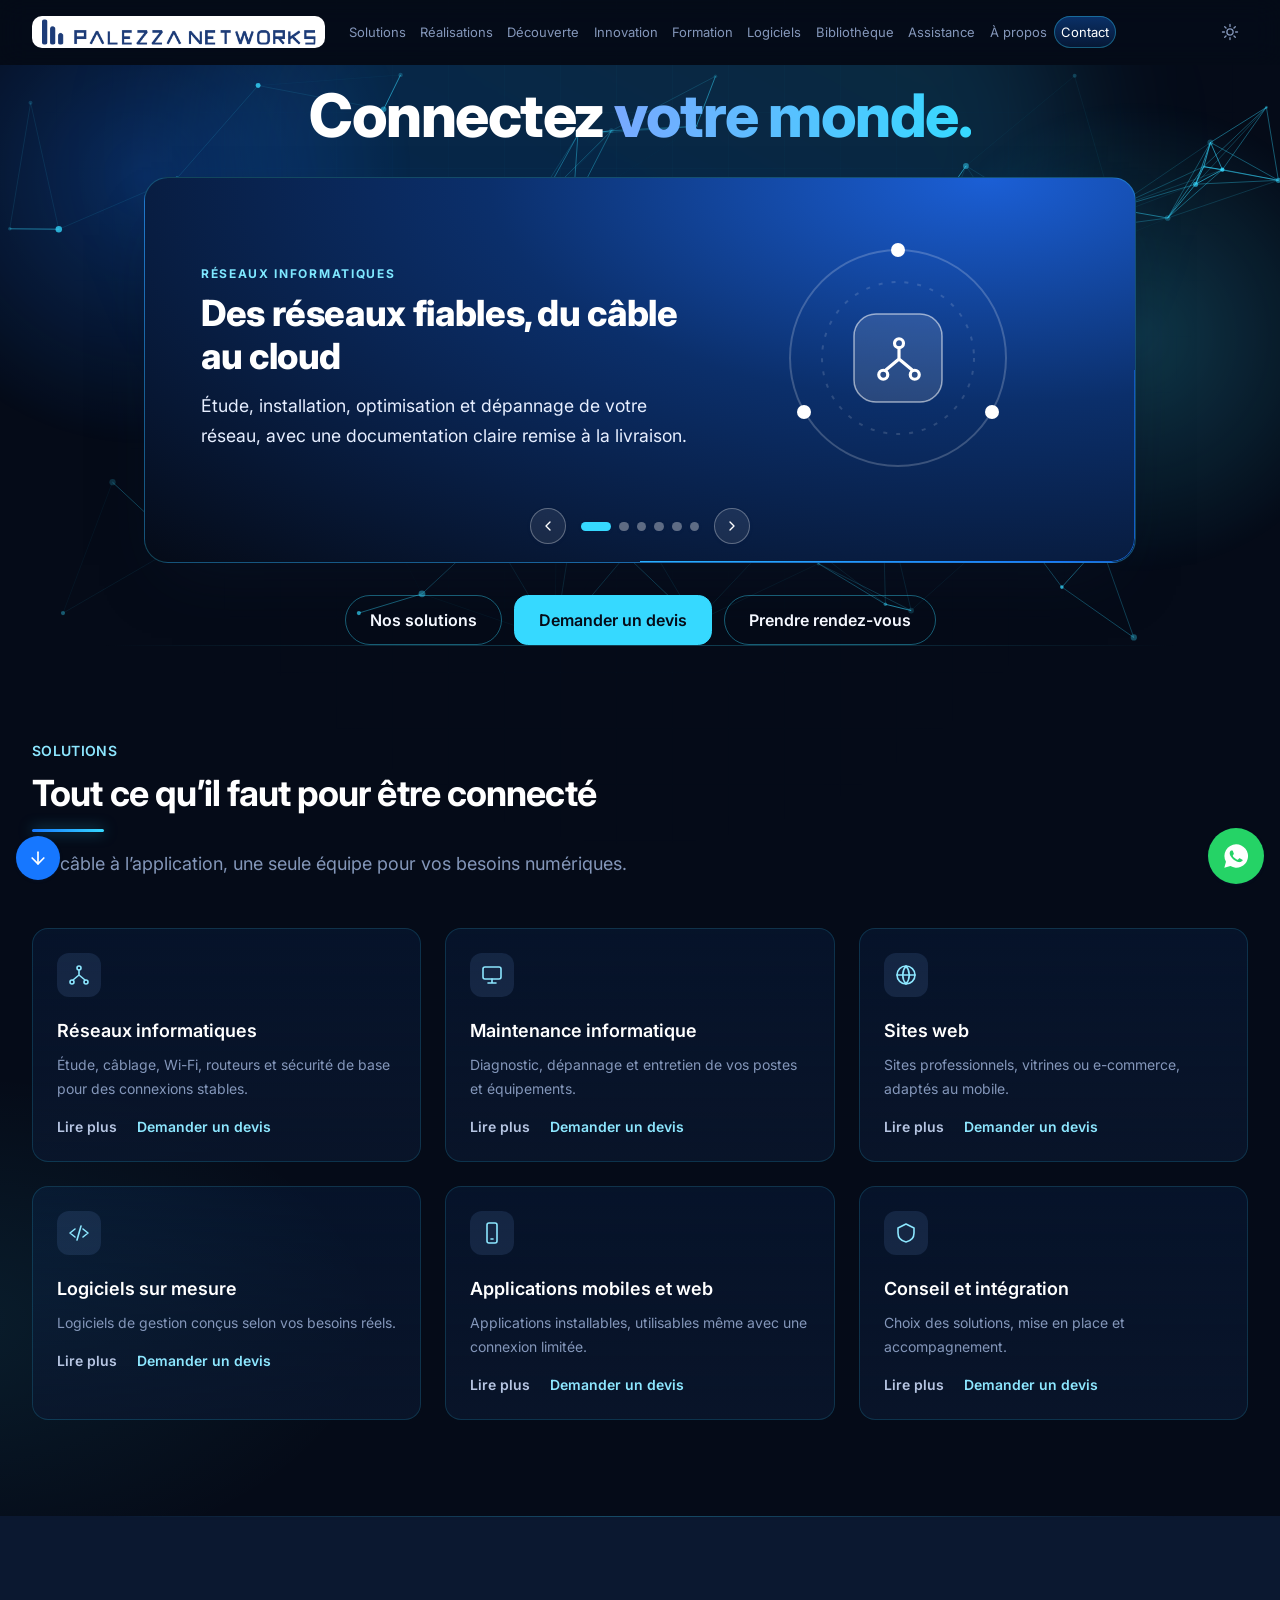
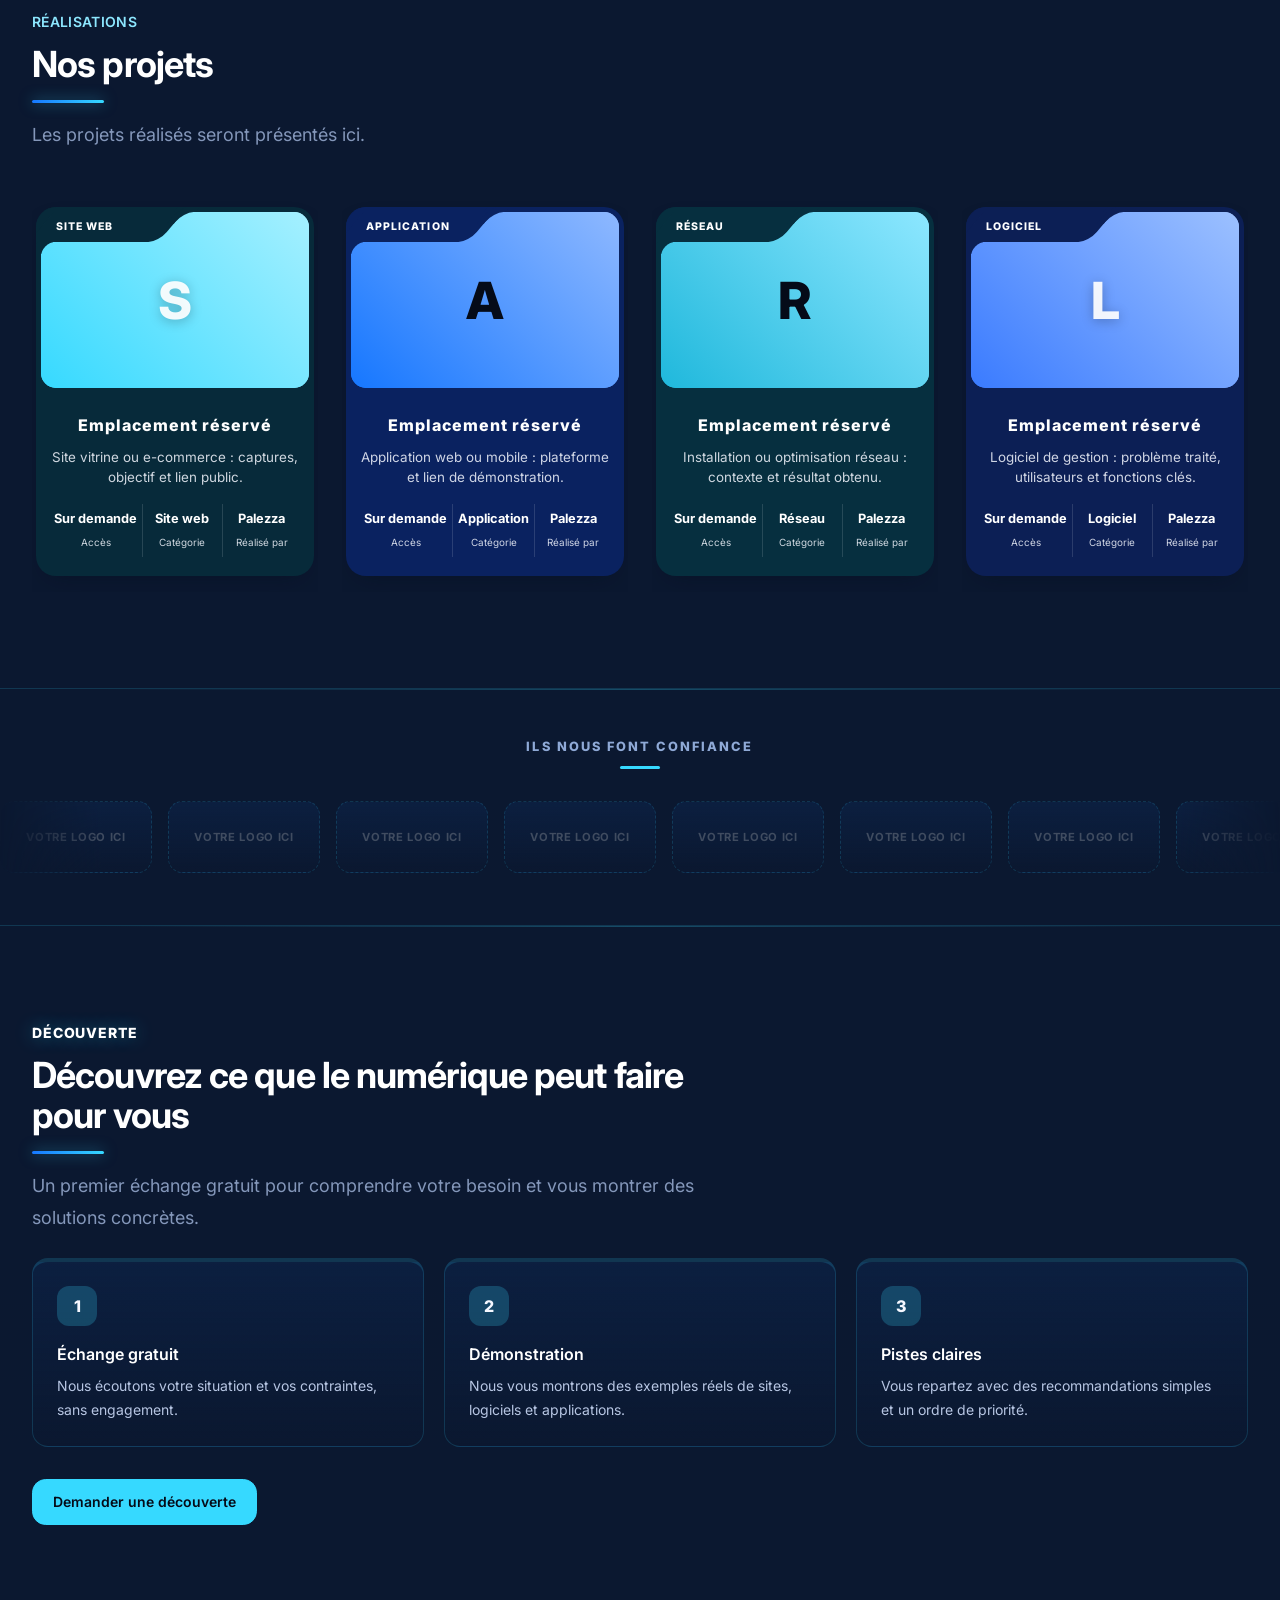
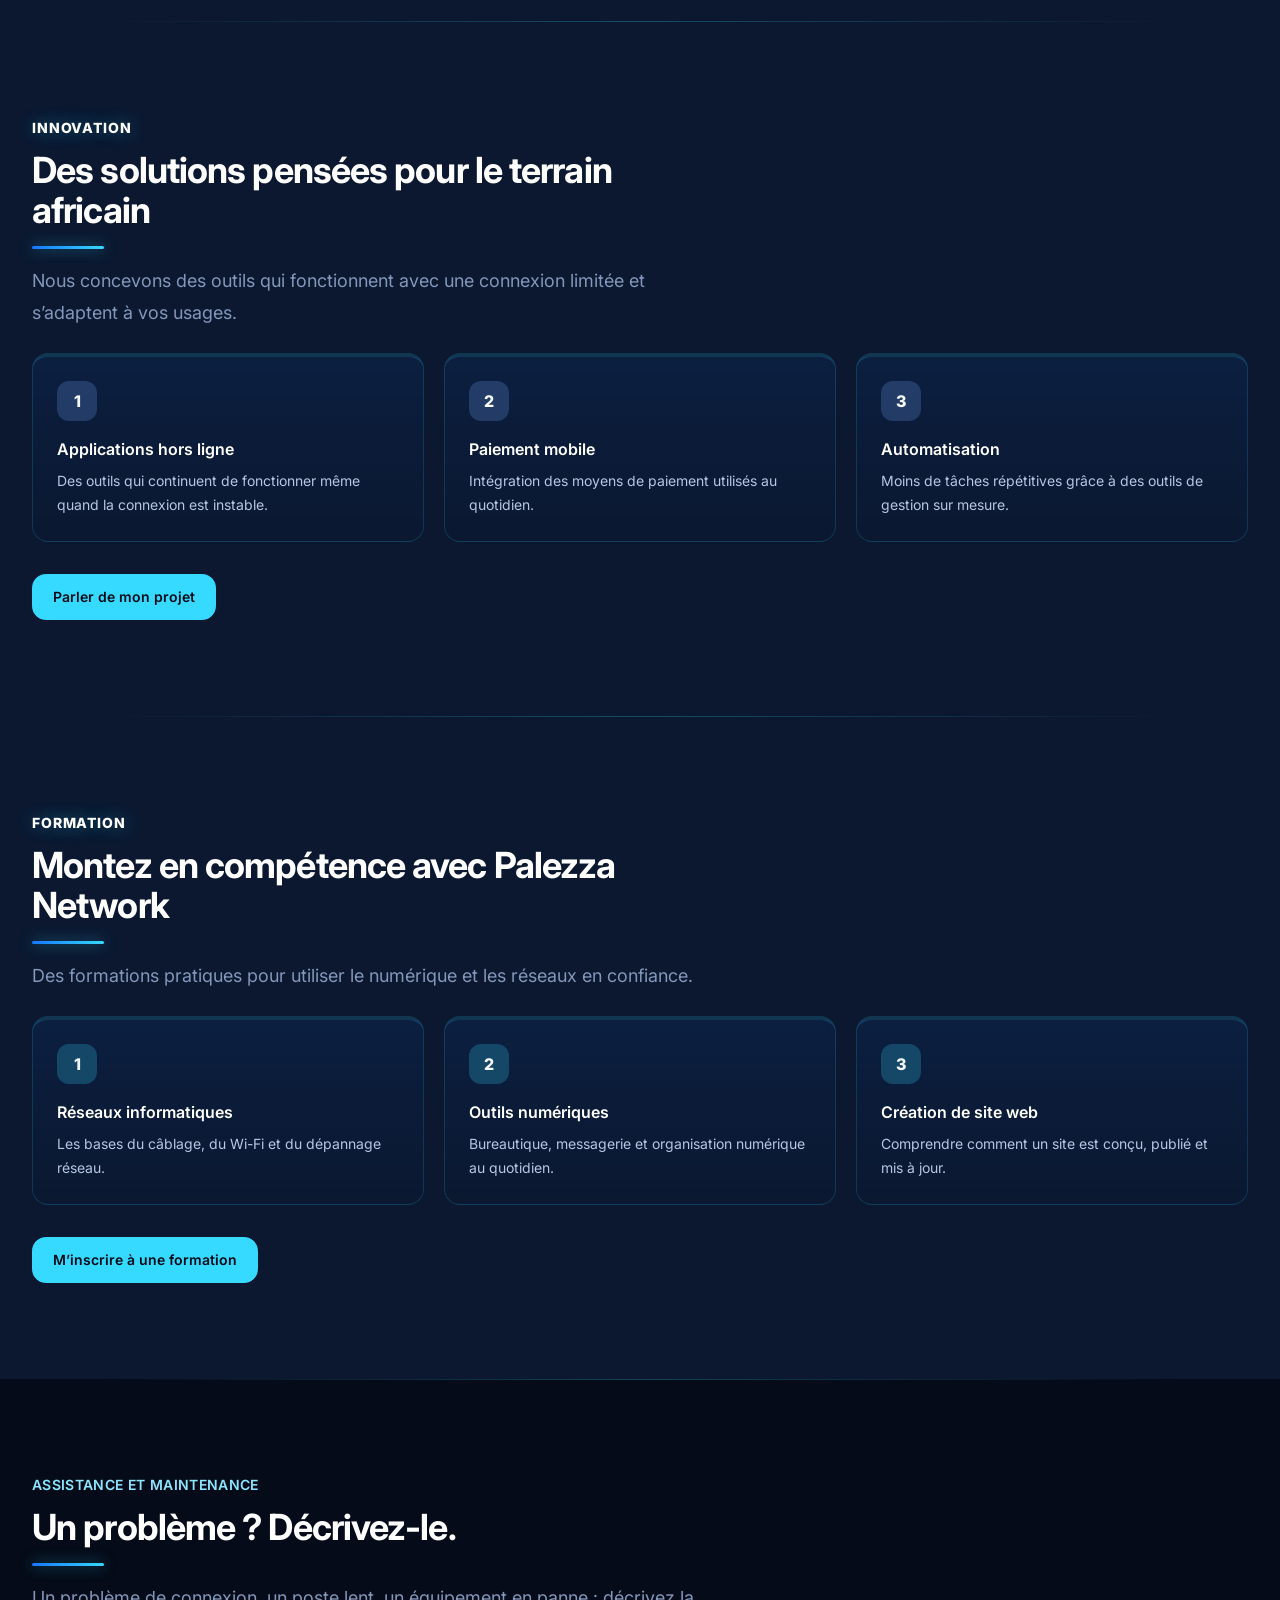
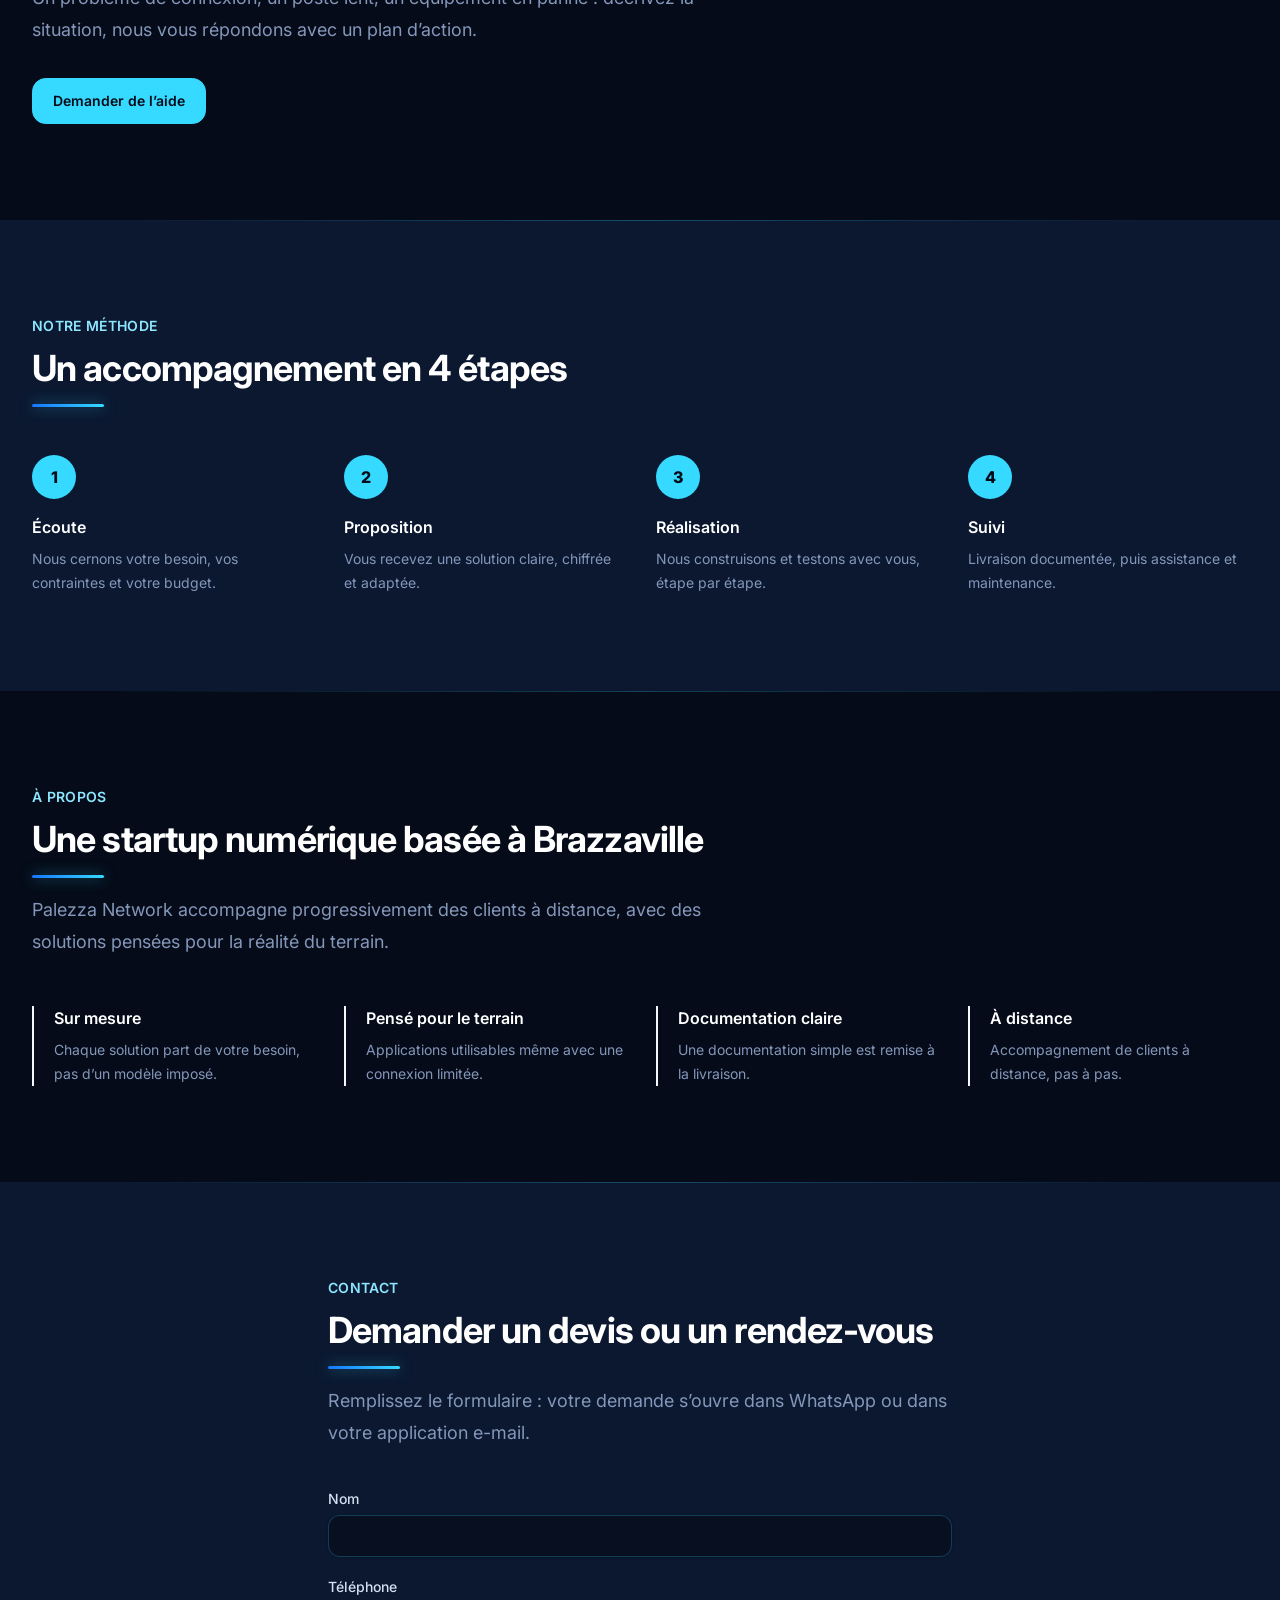
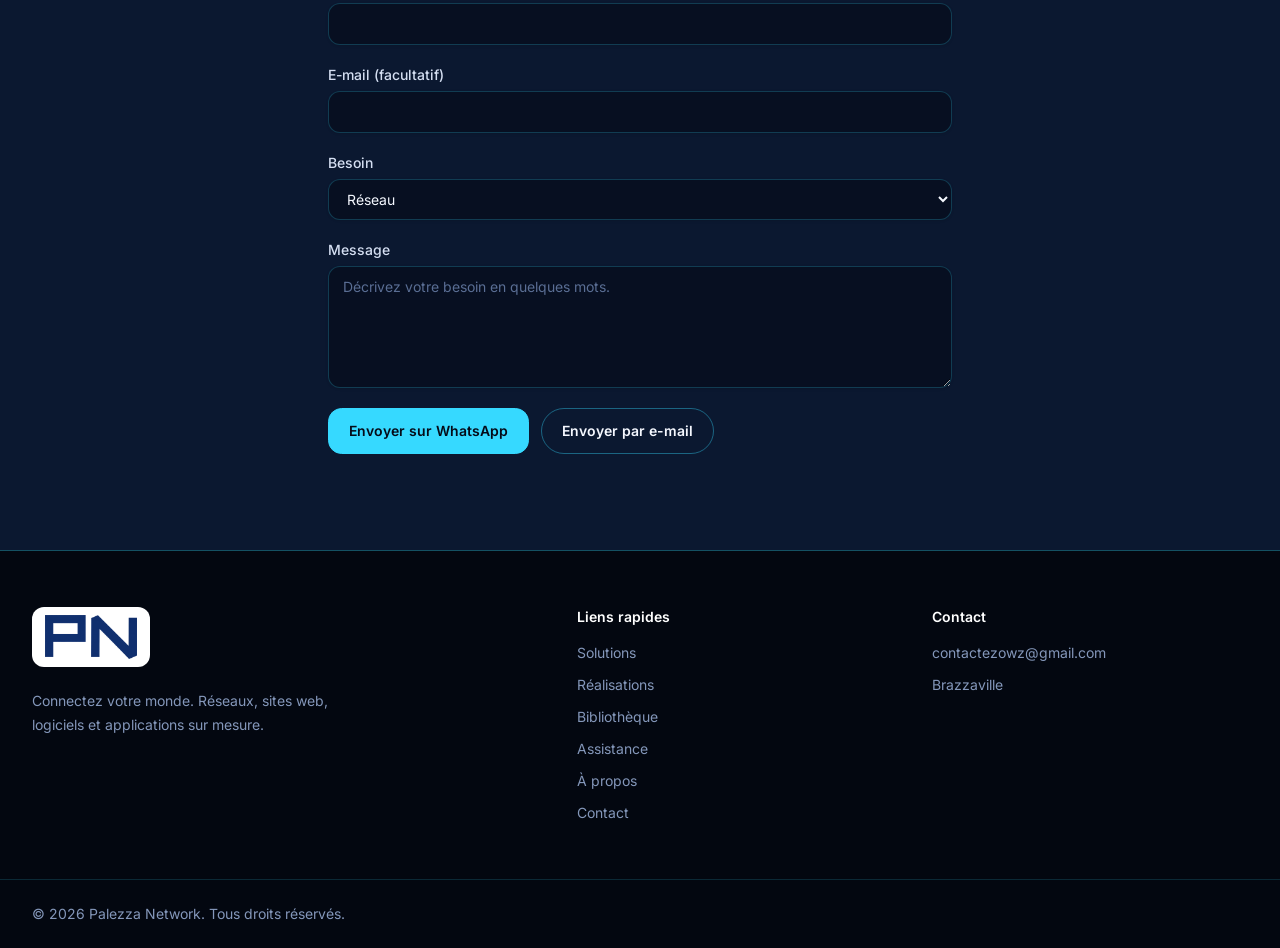
<file: public/index.html>
<!DOCTYPE html>
<html lang="fr">
<head>
  <meta charset="utf-8">
  <meta name="pn-version" content="2.1-20261120">
  <meta name="viewport" content="width=device-width, initial-scale=1">
  <title>Palezza Network — Réseaux, sites web et applications sur mesure</title>
  <meta name="description" content="Palezza Network conçoit des réseaux informatiques, sites web, logiciels et applications sur mesure à Brazzaville.">
  <meta name="theme-color" content="#F5F8FF" media="(prefers-color-scheme: light)">
  <meta name="theme-color" content="#050B18" media="(prefers-color-scheme: dark)">
  <meta property="og:type" content="website">
  <meta property="og:site_name" content="Palezza Network">
  <meta property="og:title" content="Palezza Network — Connectez votre monde">
  <meta property="og:description" content="Palezza Network conçoit des réseaux informatiques, sites web, logiciels et applications sur mesure à Brazzaville.">
  <meta property="og:image" content="assets/img/og-image.png">
  <meta name="twitter:card" content="summary_large_image">
  <link rel="icon" href="assets/img/favicon.svg" type="image/svg+xml">
  <link rel="icon" href="favicon.ico" sizes="48x48">
  <link rel="icon" href="assets/img/favicon-48.png" type="image/png" sizes="48x48">
  <link rel="icon" href="assets/img/favicon-192.png" type="image/png" sizes="192x192">
  <link rel="apple-touch-icon" href="assets/img/apple-touch-icon.png">
  <link rel="preconnect" href="https://fonts.googleapis.com">
  <link rel="preconnect" href="https://fonts.gstatic.com" crossorigin>
  <link rel="stylesheet" href="https://fonts.googleapis.com/css2?family=Inter:wght@400;500;600;700;800&amp;display=swap">
  <link rel="stylesheet" href="assets/css/style.css?v=20261120">
  <link rel="stylesheet" href="assets/css/extra.css?v=20261120">
  <link rel="stylesheet" href="assets/css/v3.css?v=20261120">
  <link rel="stylesheet" href="assets/css/palette.css?v=20261120">
  <link rel="stylesheet" href="assets/css/v2-futur.css?v=20261120">
<link rel="stylesheet" href="assets/css/v2-motion.css?v=20261120">
  <script>(function(){var d=document.documentElement;d.classList.add('js');try{var t=localStorage.getItem('theme');if(t==='dark'||!t)d.classList.add('dark');}catch(e){}})();</script>
</head>
<body class="bg-white font-sans text-zinc-900 antialiased dark:bg-zinc-950 dark:text-zinc-100">
<div id="loader" class="loader" role="status" aria-label="Chargement"><div class="jimu-primary-loading"></div></div><noscript><style>#loader{display:none}</style></noscript>
<a href="#main" class="sr-only z-[60] rounded-lg bg-brand-600 px-4 py-2 text-sm font-semibold text-white focus:not-sr-only focus:fixed focus:top-3 focus:left-3">Aller au contenu</a>
<header id="site-header" class="sticky top-0 z-50 border-b border-transparent bg-white/80 backdrop-blur-xl transition duration-300 dark:bg-zinc-950/80 [&.is-scrolled]:border-zinc-200/80 dark:[&.is-scrolled]:border-white/10">
<div class="mx-auto max-w-7xl px-5 sm:px-6 lg:px-8 flex h-16 items-center gap-6">
<a href="index.html#top" class="flex items-center gap-2.5 text-lg font-bold tracking-tight" aria-label="Palezza Network, accueil"><img src="assets/img/logo.png" alt="Palezza Networks" class="logo-img" width="900" height="84"></a>
<nav aria-label="Principale" class="hidden md:block"><ul class="flex items-center gap-1 text-sm"><li><a href="#solutions" class="rounded-full px-3 py-2 text-zinc-600 transition hover:text-zinc-950 dark:text-zinc-400 dark:hover:text-white">Solutions</a></li><li><a href="#realisations" class="rounded-full px-3 py-2 text-zinc-600 transition hover:text-zinc-950 dark:text-zinc-400 dark:hover:text-white">Réalisations</a></li><li><a href="#decouverte" class="rounded-full px-3 py-2 text-zinc-600 transition hover:text-zinc-950 dark:text-zinc-400 dark:hover:text-white">Découverte</a></li><li><a href="#innovation" class="rounded-full px-3 py-2 text-zinc-600 transition hover:text-zinc-950 dark:text-zinc-400 dark:hover:text-white">Innovation</a></li><li><a href="#formation" class="rounded-full px-3 py-2 text-zinc-600 transition hover:text-zinc-950 dark:text-zinc-400 dark:hover:text-white">Formation</a></li><li><a href="#logiciels" class="rounded-full px-3 py-2 text-zinc-600 transition hover:text-zinc-950 dark:text-zinc-400 dark:hover:text-white">Logiciels</a></li><li><a href="bibliotheque.html" class="rounded-full px-3 py-2 text-zinc-600 transition hover:text-zinc-950 dark:text-zinc-400 dark:hover:text-white">Bibliothèque</a></li><li><a href="#assistance" class="rounded-full px-3 py-2 text-zinc-600 transition hover:text-zinc-950 dark:text-zinc-400 dark:hover:text-white">Assistance</a></li><li><a href="#apropos" class="rounded-full px-3 py-2 text-zinc-600 transition hover:text-zinc-950 dark:text-zinc-400 dark:hover:text-white">À propos</a></li><li><a href="#contact" class="rounded-full px-3 py-2 text-zinc-600 transition hover:text-zinc-950 dark:text-zinc-400 dark:hover:text-white">Contact</a></li></ul></nav>
<div class="ml-auto flex items-center gap-2"><button type="button" data-theme-toggle class="grid size-9 place-items-center rounded-full text-zinc-500 transition hover:bg-zinc-100 hover:text-zinc-900 dark:text-zinc-400 dark:hover:bg-white/10 dark:hover:text-white">
          <span class="dark:hidden"><svg class="size-5" viewBox="0 0 24 24" fill="none" stroke="currentColor" stroke-width="1.6" stroke-linecap="round" stroke-linejoin="round" aria-hidden="true"><path d="M21.752 15.002A9.72 9.72 0 0 1 18 15.75c-5.385 0-9.75-4.365-9.75-9.75 0-1.33.266-2.597.748-3.752A9.753 9.753 0 0 0 3 11.25C3 16.635 7.365 21 12.75 21a9.753 9.753 0 0 0 9.002-5.998Z"/></svg></span><span class="hidden dark:inline"><svg class="size-5" viewBox="0 0 24 24" fill="none" stroke="currentColor" stroke-width="1.6" stroke-linecap="round" stroke-linejoin="round" aria-hidden="true"><path d="M12 3v2.25m6.364.386-1.591 1.591M21 12h-2.25m-.386 6.364-1.591-1.591M12 18.75V21m-4.773-4.227-1.591 1.591M5.25 12H3m4.227-4.773L5.636 5.636M15.75 12a3.75 3.75 0 1 1-7.5 0 3.75 3.75 0 0 1 7.5 0Z"/></svg></span>
        </button><a href="#contact" class="btn btn-primary hidden sm:inline-flex">Demander un devis</a><button type="button" id="menu-button" class="grid size-9 place-items-center rounded-full text-zinc-700 hover:bg-zinc-100 md:hidden dark:text-zinc-200 dark:hover:bg-white/10" aria-expanded="false" aria-controls="mobile-menu" aria-label="Ouvrir le menu">
          <span data-icon-open><svg class="size-6" viewBox="0 0 24 24" fill="none" stroke="currentColor" stroke-width="1.6" stroke-linecap="round" stroke-linejoin="round" aria-hidden="true"><path d="M3.75 6.75h16.5M3.75 12h16.5m-16.5 5.25h16.5"/></svg></span><span data-icon-close class="hidden"><svg class="size-6" viewBox="0 0 24 24" fill="none" stroke="currentColor" stroke-width="1.6" stroke-linecap="round" stroke-linejoin="round" aria-hidden="true"><path d="M6 18 18 6M6 6l12 12"/></svg></span>
        </button></div></div>
<div id="mobile-menu" class="hidden border-t border-zinc-200 bg-white md:hidden dark:border-white/10 dark:bg-zinc-950"><nav aria-label="Mobile" class="mx-auto max-w-7xl px-5 py-4"><ul class="space-y-1"><li><a href="#solutions" class="block rounded-xl px-3 py-2.5 text-base font-medium text-zinc-700 hover:bg-zinc-100 dark:text-zinc-200 dark:hover:bg-white/5">Solutions</a></li><li><a href="#realisations" class="block rounded-xl px-3 py-2.5 text-base font-medium text-zinc-700 hover:bg-zinc-100 dark:text-zinc-200 dark:hover:bg-white/5">Réalisations</a></li><li><a href="#decouverte" class="block rounded-xl px-3 py-2.5 text-base font-medium text-zinc-700 hover:bg-zinc-100 dark:text-zinc-200 dark:hover:bg-white/5">Découverte</a></li><li><a href="#innovation" class="block rounded-xl px-3 py-2.5 text-base font-medium text-zinc-700 hover:bg-zinc-100 dark:text-zinc-200 dark:hover:bg-white/5">Innovation</a></li><li><a href="#formation" class="block rounded-xl px-3 py-2.5 text-base font-medium text-zinc-700 hover:bg-zinc-100 dark:text-zinc-200 dark:hover:bg-white/5">Formation</a></li><li><a href="#logiciels" class="block rounded-xl px-3 py-2.5 text-base font-medium text-zinc-700 hover:bg-zinc-100 dark:text-zinc-200 dark:hover:bg-white/5">Logiciels</a></li><li><a href="bibliotheque.html" class="block rounded-xl px-3 py-2.5 text-base font-medium text-zinc-700 hover:bg-zinc-100 dark:text-zinc-200 dark:hover:bg-white/5">Bibliothèque</a></li><li><a href="#assistance" class="block rounded-xl px-3 py-2.5 text-base font-medium text-zinc-700 hover:bg-zinc-100 dark:text-zinc-200 dark:hover:bg-white/5">Assistance</a></li><li><a href="#apropos" class="block rounded-xl px-3 py-2.5 text-base font-medium text-zinc-700 hover:bg-zinc-100 dark:text-zinc-200 dark:hover:bg-white/5">À propos</a></li><li><a href="#contact" class="block rounded-xl px-3 py-2.5 text-base font-medium text-zinc-700 hover:bg-zinc-100 dark:text-zinc-200 dark:hover:bg-white/5">Contact</a></li></ul><a href="#contact" class="btn btn-primary mt-4 w-full">Demander un devis</a></nav></div>
</header><main id="main"><span id="top"></span>
<section class="relative isolate overflow-hidden"><div class="pointer-events-none absolute inset-0 -z-10" aria-hidden="true"><div class="absolute -top-40 left-1/2 h-[480px] w-[880px] max-w-[200vw] -translate-x-1/2 rounded-full bg-gradient-to-tr from-brand-400/30 to-sky-300/30 blur-3xl dark:from-brand-600/25 dark:to-sky-500/15"></div></div>
<div class="mx-auto max-w-7xl px-5 sm:px-6 lg:px-8 pt-10 pb-16 sm:pt-14 sm:pb-24 text-center">

<h1 class="reveal mt-5 text-4xl font-extrabold tracking-tight text-zinc-950 sm:text-6xl dark:text-white">Connectez <span class="text-gradient">votre monde.</span></h1>
<div class="board text-left" role="region" aria-roledescription="carrousel" aria-label="Panneau d’information"><div class="board-bar"></div><div class="board-slide on" role="group" aria-roledescription="diapositive" aria-label="1 sur 4"><div><p class="board-eyebrow">Réseaux informatiques</p><h2 class="board-title">Des réseaux fiables, du câble au cloud</h2><p class="board-text">Étude, installation, optimisation et dépannage de votre réseau, avec une documentation claire remise à la livraison.</p></div><svg class="board-art" viewBox="0 0 240 240" aria-hidden="true"><circle cx="120" cy="120" r="108" fill="none" stroke="rgba(255,255,255,.2)" stroke-width="2"/><circle cx="120" cy="120" r="76" fill="none" stroke="rgba(255,255,255,.14)" stroke-width="2" stroke-dasharray="4 9"/><g fill="#fff"><circle cx="120" cy="12" r="7"/><circle cx="214" cy="174" r="7"/><circle cx="26" cy="174" r="7"/></g><rect x="76" y="76" width="88" height="88" rx="22" fill="rgba(255,255,255,.12)" stroke="rgba(255,255,255,.55)" stroke-width="1.5"/><g transform="translate(94 94) scale(2.25)" fill="none" stroke="#fff" stroke-width="1.4" stroke-linecap="round" stroke-linejoin="round"><circle cx="12" cy="5" r="2"/><circle cx="5" cy="19" r="2"/><circle cx="19" cy="19" r="2"/><path d="M12 7v5M12 12l-6 5M12 12l6 5"/></g></svg></div><div class="board-slide" role="group" aria-roledescription="diapositive" aria-label="2 sur 4"><div><p class="board-eyebrow">Sites web et logiciels</p><h2 class="board-title">Votre présence en ligne, sur mesure</h2><p class="board-text">Sites professionnels et logiciels de gestion conçus selon vos besoins réels, lisibles sur tous les écrans.</p></div><svg class="board-art" viewBox="0 0 240 240" aria-hidden="true"><circle cx="120" cy="120" r="108" fill="none" stroke="rgba(255,255,255,.2)" stroke-width="2"/><circle cx="120" cy="120" r="76" fill="none" stroke="rgba(255,255,255,.14)" stroke-width="2" stroke-dasharray="4 9"/><g fill="#fff"><circle cx="120" cy="12" r="7"/><circle cx="214" cy="174" r="7"/><circle cx="26" cy="174" r="7"/></g><rect x="76" y="76" width="88" height="88" rx="22" fill="rgba(255,255,255,.12)" stroke="rgba(255,255,255,.55)" stroke-width="1.5"/><g transform="translate(94 94) scale(2.25)" fill="none" stroke="#fff" stroke-width="1.4" stroke-linecap="round" stroke-linejoin="round"><circle cx="12" cy="12" r="9"/><path d="M3 12h18M12 3a14 14 0 0 1 0 18M12 3a14 14 0 0 0 0 18"/></g></svg></div><div class="board-slide" role="group" aria-roledescription="diapositive" aria-label="3 sur 4"><div><p class="board-eyebrow">Applications mobiles et web</p><h2 class="board-title">Votre idée, en application</h2><p class="board-text">Des applications installables et utilisables même avec une connexion limitée, pensées pour le terrain.</p></div><svg class="board-art" viewBox="0 0 240 240" aria-hidden="true"><circle cx="120" cy="120" r="108" fill="none" stroke="rgba(255,255,255,.2)" stroke-width="2"/><circle cx="120" cy="120" r="76" fill="none" stroke="rgba(255,255,255,.14)" stroke-width="2" stroke-dasharray="4 9"/><g fill="#fff"><circle cx="120" cy="12" r="7"/><circle cx="214" cy="174" r="7"/><circle cx="26" cy="174" r="7"/></g><rect x="76" y="76" width="88" height="88" rx="22" fill="rgba(255,255,255,.12)" stroke="rgba(255,255,255,.55)" stroke-width="1.5"/><g transform="translate(94 94) scale(2.25)" fill="none" stroke="#fff" stroke-width="1.4" stroke-linecap="round" stroke-linejoin="round"><rect x="7" y="2" width="10" height="20" rx="2"/><path d="M11 18h2"/></g></svg></div><div class="board-slide" role="group" aria-roledescription="diapositive" aria-label="4 sur 4"><div><p class="board-eyebrow">Assistance et maintenance</p><h2 class="board-title">Un problème ? Un plan d’action clair</h2><p class="board-text">Poste lent, panne ou perte de connexion : décrivez la situation, nous diagnostiquons et vous répondons avec les étapes à suivre.</p></div><svg class="board-art" viewBox="0 0 240 240" aria-hidden="true"><circle cx="120" cy="120" r="108" fill="none" stroke="rgba(255,255,255,.2)" stroke-width="2"/><circle cx="120" cy="120" r="76" fill="none" stroke="rgba(255,255,255,.14)" stroke-width="2" stroke-dasharray="4 9"/><g fill="#fff"><circle cx="120" cy="12" r="7"/><circle cx="214" cy="174" r="7"/><circle cx="26" cy="174" r="7"/></g><rect x="76" y="76" width="88" height="88" rx="22" fill="rgba(255,255,255,.12)" stroke="rgba(255,255,255,.55)" stroke-width="1.5"/><g transform="translate(94 94) scale(2.25)" fill="none" stroke="#fff" stroke-width="1.4" stroke-linecap="round" stroke-linejoin="round"><rect x="3" y="4" width="18" height="12" rx="2"/><path d="M8 20h8M12 16v4"/></g></svg></div><div class="board-slide" role="group" aria-roledescription="diapositive" aria-label="4 sur 4"><div><p class="board-eyebrow">Maintenance informatique</p><h2 class="board-title">Vos équipements toujours opérationnels</h2><p class="board-text">Entretien préventif, mise à jour et remise en état de vos ordinateurs et équipements, pour limiter les pannes et les arrêts d’activité.</p></div><svg class="board-art" viewBox="0 0 240 240" aria-hidden="true"><circle cx="120" cy="120" r="108" fill="none" stroke="rgba(255,255,255,.2)" stroke-width="2"/><circle cx="120" cy="120" r="76" fill="none" stroke="rgba(255,255,255,.14)" stroke-width="2" stroke-dasharray="4 9"/><g fill="#fff"><circle cx="120" cy="12" r="7"/><circle cx="214" cy="174" r="7"/><circle cx="26" cy="174" r="7"/></g><rect x="76" y="76" width="88" height="88" rx="22" fill="rgba(255,255,255,.12)" stroke="rgba(255,255,255,.55)" stroke-width="1.5"/><g transform="translate(94 94) scale(2.25)" fill="none" stroke="#fff" stroke-width="1.4" stroke-linecap="round" stroke-linejoin="round"><rect x="3" y="4" width="18" height="12" rx="2"/><path d="M8 20h8M12 16v4"/></g></svg></div><div class="board-slide" role="group" aria-roledescription="diapositive" aria-label="1 sur 4"><div><p class="board-eyebrow">Contact</p><h2 class="board-title">Parlons de votre projet</h2><p class="board-text">Décrivez votre besoin par WhatsApp ou par e-mail : nous revenons vers vous avec une proposition claire.</p></div><svg class="board-art" viewBox="0 0 240 240" aria-hidden="true"><circle cx="120" cy="120" r="108" fill="none" stroke="rgba(255,255,255,.2)" stroke-width="2"/><circle cx="120" cy="120" r="76" fill="none" stroke="rgba(255,255,255,.14)" stroke-width="2" stroke-dasharray="4 9"/><g fill="#fff"><circle cx="120" cy="12" r="7"/><circle cx="214" cy="174" r="7"/><circle cx="26" cy="174" r="7"/></g><rect x="76" y="76" width="88" height="88" rx="22" fill="rgba(255,255,255,.12)" stroke="rgba(255,255,255,.55)" stroke-width="1.5"/><g transform="translate(94 94) scale(2.25)" fill="none" stroke="#fff" stroke-width="1.4" stroke-linecap="round" stroke-linejoin="round"><circle cx="12" cy="5" r="2"/><circle cx="5" cy="19" r="2"/><circle cx="19" cy="19" r="2"/><path d="M12 7v5M12 12l-6 5M12 12l6 5"/></g></svg></div><div class="board-ctl"><button type="button" class="board-arrow" data-dir="-1" aria-label="Précédent"><svg width="16" height="16" viewBox="0 0 24 24" fill="none" stroke="currentColor" stroke-width="2" stroke-linecap="round" stroke-linejoin="round"><path d="M15 18l-6-6 6-6"/></svg></button><div class="board-dots"></div><button type="button" class="board-arrow" data-dir="1" aria-label="Suivant"><svg width="16" height="16" viewBox="0 0 24 24" fill="none" stroke="currentColor" stroke-width="2" stroke-linecap="round" stroke-linejoin="round"><path d="M9 6l6 6-6 6"/></svg></button></div></div>
<div class="mt-8 flex flex-wrap items-center justify-center gap-3"><a href="#solutions" class="btn btn-secondary btn-lg">Nos solutions</a><a href="#contact" data-need="Devis" class="btn btn-primary btn-lg">Demander un devis</a><a href="#contact" data-need="Rendez-vous" class="btn btn-secondary btn-lg">Prendre rendez-vous</a></div></div></section>
<section id="solutions" class="py-20 sm:py-24 scroll-mt-20"><div class="mx-auto max-w-7xl px-5 sm:px-6 lg:px-8"><div class="max-w-2xl"><p class="text-sm font-semibold tracking-wide text-brand-600 uppercase dark:text-brand-300">Solutions</p><h2 class="mt-3 text-3xl font-bold tracking-tight text-zinc-950 sm:text-4xl dark:text-white">Tout ce qu’il faut pour être connecté</h2><p class="mt-4 text-lg leading-8 text-zinc-600 dark:text-zinc-400">Du câble à l’application, une seule équipe pour vos besoins numériques.</p></div><div class="mt-12 grid gap-6 sm:grid-cols-2 lg:grid-cols-3"><article class="card reveal p-6"><div class="grid size-11 place-items-center rounded-xl bg-brand-50 text-brand-600 dark:bg-brand-500/10 dark:text-brand-300"><svg class="size-6" viewBox="0 0 24 24" fill="none" stroke="currentColor" stroke-width="1.6" stroke-linecap="round" stroke-linejoin="round" aria-hidden="true"><circle cx="12" cy="5" r="2"/><circle cx="5" cy="19" r="2"/><circle cx="19" cy="19" r="2"/><path d="M12 7v5M12 12l-6 5M12 12l6 5"/></svg></div><h3 class="mt-5 text-lg font-semibold text-zinc-950 dark:text-white">Réseaux informatiques</h3><p class="mt-2 text-sm leading-6 text-zinc-600 dark:text-zinc-400">Étude, câblage, Wi-Fi, routeurs et sécurité de base pour des connexions stables.</p><p class="more" hidden>Audit de l’existant, plan de câblage, installation et configuration des équipements (routeurs, switchs, Wi-Fi), sécurisation de base, tests et documentation remise à la livraison.</p><div class="card-actions"><button type="button" data-more aria-expanded="false" class="text-sm font-semibold text-zinc-700 hover:underline dark:text-zinc-300">Lire plus</button><a href="#contact" data-need="Réseau" class="text-sm font-semibold text-brand-600 hover:underline dark:text-brand-300">Demander un devis</a></div></article><article class="card reveal p-6"><div class="grid size-11 place-items-center rounded-xl bg-brand-50 text-brand-600 dark:bg-brand-500/10 dark:text-brand-300"><svg class="size-6" viewBox="0 0 24 24" fill="none" stroke="currentColor" stroke-width="1.6" stroke-linecap="round" stroke-linejoin="round" aria-hidden="true"><rect x="3" y="4" width="18" height="12" rx="2"/><path d="M8 20h8M12 16v4"/></svg></div><h3 class="mt-5 text-lg font-semibold text-zinc-950 dark:text-white">Maintenance informatique</h3><p class="mt-2 text-sm leading-6 text-zinc-600 dark:text-zinc-400">Diagnostic, dépannage et entretien de vos postes et équipements.</p><p class="more" hidden>Diagnostic matériel et logiciel, nettoyage, mises à jour, remplacement de composants, sauvegarde des données et conseils pour éviter les pannes.</p><div class="card-actions"><button type="button" data-more aria-expanded="false" class="text-sm font-semibold text-zinc-700 hover:underline dark:text-zinc-300">Lire plus</button><a href="#contact" data-need="Maintenance" class="text-sm font-semibold text-brand-600 hover:underline dark:text-brand-300">Demander un devis</a></div></article><article class="card reveal p-6"><div class="grid size-11 place-items-center rounded-xl bg-brand-50 text-brand-600 dark:bg-brand-500/10 dark:text-brand-300"><svg class="size-6" viewBox="0 0 24 24" fill="none" stroke="currentColor" stroke-width="1.6" stroke-linecap="round" stroke-linejoin="round" aria-hidden="true"><circle cx="12" cy="12" r="9"/><path d="M3 12h18M12 3a14 14 0 0 1 0 18M12 3a14 14 0 0 0 0 18"/></svg></div><h3 class="mt-5 text-lg font-semibold text-zinc-950 dark:text-white">Sites web</h3><p class="mt-2 text-sm leading-6 text-zinc-600 dark:text-zinc-400">Sites professionnels, vitrines ou e-commerce, adaptés au mobile.</p><p class="more" hidden>Maquette, développement adapté au mobile, formulaire de contact, référencement de base, puis mise en ligne avec nom de domaine et hébergement.</p><div class="card-actions"><button type="button" data-more aria-expanded="false" class="text-sm font-semibold text-zinc-700 hover:underline dark:text-zinc-300">Lire plus</button><a href="#contact" data-need="Site web" class="text-sm font-semibold text-brand-600 hover:underline dark:text-brand-300">Demander un devis</a></div></article><article class="card reveal p-6"><div class="grid size-11 place-items-center rounded-xl bg-brand-50 text-brand-600 dark:bg-brand-500/10 dark:text-brand-300"><svg class="size-6" viewBox="0 0 24 24" fill="none" stroke="currentColor" stroke-width="1.6" stroke-linecap="round" stroke-linejoin="round" aria-hidden="true"><path d="M8 8l-5 4 5 4M16 8l5 4-5 4M14 5l-4 14"/></svg></div><h3 class="mt-5 text-lg font-semibold text-zinc-950 dark:text-white">Logiciels sur mesure</h3><p class="mt-2 text-sm leading-6 text-zinc-600 dark:text-zinc-400">Logiciels de gestion conçus selon vos besoins réels.</p><p class="more" hidden>Analyse de vos processus, conception de l’outil de gestion (stocks, ventes, clients, finances selon votre activité), formation des utilisateurs et évolutions.</p><div class="card-actions"><button type="button" data-more aria-expanded="false" class="text-sm font-semibold text-zinc-700 hover:underline dark:text-zinc-300">Lire plus</button><a href="#contact" data-need="Logiciel" class="text-sm font-semibold text-brand-600 hover:underline dark:text-brand-300">Demander un devis</a></div></article><article class="card reveal p-6"><div class="grid size-11 place-items-center rounded-xl bg-brand-50 text-brand-600 dark:bg-brand-500/10 dark:text-brand-300"><svg class="size-6" viewBox="0 0 24 24" fill="none" stroke="currentColor" stroke-width="1.6" stroke-linecap="round" stroke-linejoin="round" aria-hidden="true"><rect x="7" y="2" width="10" height="20" rx="2"/><path d="M11 18h2"/></svg></div><h3 class="mt-5 text-lg font-semibold text-zinc-950 dark:text-white">Applications mobiles et web</h3><p class="mt-2 text-sm leading-6 text-zinc-600 dark:text-zinc-400">Applications installables, utilisables même avec une connexion limitée.</p><p class="more" hidden>Applications web et mobiles installables, fonctionnement hors ligne selon les besoins, synchronisation dès que la connexion revient.</p><div class="card-actions"><button type="button" data-more aria-expanded="false" class="text-sm font-semibold text-zinc-700 hover:underline dark:text-zinc-300">Lire plus</button><a href="#contact" data-need="Application" class="text-sm font-semibold text-brand-600 hover:underline dark:text-brand-300">Demander un devis</a></div></article><article class="card reveal p-6"><div class="grid size-11 place-items-center rounded-xl bg-brand-50 text-brand-600 dark:bg-brand-500/10 dark:text-brand-300"><svg class="size-6" viewBox="0 0 24 24" fill="none" stroke="currentColor" stroke-width="1.6" stroke-linecap="round" stroke-linejoin="round" aria-hidden="true"><path d="M12 3l8 4v5c0 5-3.500 8-8 9-4.500-1-8-4-8-9V7z"/></svg></div><h3 class="mt-5 text-lg font-semibold text-zinc-950 dark:text-white">Conseil et intégration</h3><p class="mt-2 text-sm leading-6 text-zinc-600 dark:text-zinc-400">Choix des solutions, mise en place et accompagnement.</p><p class="more" hidden>Choix des solutions adaptées à votre budget, plan de mise en place, intégration à vos outils existants et accompagnement des équipes.</p><div class="card-actions"><button type="button" data-more aria-expanded="false" class="text-sm font-semibold text-zinc-700 hover:underline dark:text-zinc-300">Lire plus</button><a href="#contact" data-need="Conseil" class="text-sm font-semibold text-brand-600 hover:underline dark:text-brand-300">Demander un devis</a></div></article></div></div></section>
<section id="logiciels" class="apps-sec py-20 sm:py-24 scroll-mt-20" hidden><div class="mx-auto max-w-7xl px-5 sm:px-6 lg:px-8"><div class="max-w-2xl"><p class="text-sm font-semibold tracking-wide text-brand-600 uppercase dark:text-brand-300">Logiciels et applications</p><h2 class="mt-3 text-3xl font-bold tracking-tight text-zinc-950 sm:text-4xl dark:text-white">Téléchargez nos solutions</h2><p class="mt-4 text-lg leading-8 text-zinc-600 dark:text-zinc-400">Choisissez votre appareil : Android, iOS, Windows ou macOS.</p></div><div id="apps" class="apps mt-12"></div></div></section>
<section id="realisations" class="bg-zinc-50 py-20 sm:py-24 scroll-mt-20 dark:bg-white/[0.02]"><div class="mx-auto max-w-7xl px-5 sm:px-6 lg:px-8"><div class="max-w-2xl"><p class="text-sm font-semibold tracking-wide text-brand-600 uppercase dark:text-brand-300">Réalisations</p><h2 class="mt-3 text-3xl font-bold tracking-tight text-zinc-950 sm:text-4xl dark:text-white">Nos projets</h2><p class="mt-4 text-lg leading-8 text-zinc-600 dark:text-zinc-400">Les projets réalisés seront présentés ici.</p></div><div class="mt-12 grid gap-6 sm:grid-cols-2 lg:grid-cols-4"><article class="card reveal overflow-hidden"><div class="grid h-36 place-content-center bg-gradient-to-br from-brand-900 to-brand-600 text-sm font-extrabold tracking-widest text-white uppercase">Site web</div><div class="p-5"><h3 class="font-semibold text-zinc-950 dark:text-white">Emplacement réservé</h3><p class="mt-2 text-sm leading-6 text-zinc-600 dark:text-zinc-400">Site vitrine ou e-commerce : captures, objectif et lien public.</p></div></article><article class="card reveal overflow-hidden"><div class="grid h-36 place-content-center bg-gradient-to-br from-brand-900 to-brand-600 text-sm font-extrabold tracking-widest text-white uppercase">Logiciel</div><div class="p-5"><h3 class="font-semibold text-zinc-950 dark:text-white">Emplacement réservé</h3><p class="mt-2 text-sm leading-6 text-zinc-600 dark:text-zinc-400">Logiciel de gestion : problème traité, utilisateurs et fonctions clés.</p></div></article><article class="card reveal overflow-hidden"><div class="grid h-36 place-content-center bg-gradient-to-br from-brand-900 to-brand-600 text-sm font-extrabold tracking-widest text-white uppercase">Application</div><div class="p-5"><h3 class="font-semibold text-zinc-950 dark:text-white">Emplacement réservé</h3><p class="mt-2 text-sm leading-6 text-zinc-600 dark:text-zinc-400">Application web ou mobile : plateforme et lien de démonstration.</p></div></article><article class="card reveal overflow-hidden"><div class="grid h-36 place-content-center bg-gradient-to-br from-brand-900 to-brand-600 text-sm font-extrabold tracking-widest text-white uppercase">Réseau</div><div class="p-5"><h3 class="font-semibold text-zinc-950 dark:text-white">Emplacement réservé</h3><p class="mt-2 text-sm leading-6 text-zinc-600 dark:text-zinc-400">Installation ou optimisation réseau : contexte et résultat obtenu.</p></div></article></div></div></section>
<section id="confiance" class="trust" aria-labelledby="trust-t"><h2 id="trust-t">Ils nous font confiance</h2><div id="trust-view" class="trust-view"></div></section>
<section id="decouverte"></section>
<section id="innovation"></section>
<section id="formation"></section>
<section id="assistance" class="py-20 sm:py-24 scroll-mt-20"><div class="mx-auto max-w-7xl px-5 sm:px-6 lg:px-8"><div class="max-w-2xl"><p class="text-sm font-semibold tracking-wide text-brand-600 uppercase dark:text-brand-300">Assistance et maintenance</p><h2 class="mt-3 text-3xl font-bold tracking-tight text-zinc-950 sm:text-4xl dark:text-white">Un problème ? Décrivez-le.</h2><p class="mt-4 text-lg leading-8 text-zinc-600 dark:text-zinc-400">Un problème de connexion, un poste lent, un équipement en panne : décrivez la situation, nous vous répondons avec un plan d’action.</p><a href="#contact" data-need="Maintenance" class="btn btn-primary mt-8">Demander de l’aide</a></div></div></section>
<section id="methode" class="bg-zinc-50 py-20 sm:py-24 scroll-mt-20 dark:bg-white/[0.02]"><div class="mx-auto max-w-7xl px-5 sm:px-6 lg:px-8"><div class="max-w-2xl"><p class="text-sm font-semibold tracking-wide text-brand-600 uppercase dark:text-brand-300">Notre méthode</p><h2 class="mt-3 text-3xl font-bold tracking-tight text-zinc-950 sm:text-4xl dark:text-white">Un accompagnement en 4 étapes</h2></div><ol class="mt-12 grid gap-8 sm:grid-cols-2 lg:grid-cols-4"><li class="reveal"><span class="step-n">1</span><h3 class="mt-4 font-semibold text-zinc-950 dark:text-white">Écoute</h3><p class="mt-2 text-sm leading-6 text-zinc-600 dark:text-zinc-400">Nous cernons votre besoin, vos contraintes et votre budget.</p></li><li class="reveal"><span class="step-n">2</span><h3 class="mt-4 font-semibold text-zinc-950 dark:text-white">Proposition</h3><p class="mt-2 text-sm leading-6 text-zinc-600 dark:text-zinc-400">Vous recevez une solution claire, chiffrée et adaptée.</p></li><li class="reveal"><span class="step-n">3</span><h3 class="mt-4 font-semibold text-zinc-950 dark:text-white">Réalisation</h3><p class="mt-2 text-sm leading-6 text-zinc-600 dark:text-zinc-400">Nous construisons et testons avec vous, étape par étape.</p></li><li class="reveal"><span class="step-n">4</span><h3 class="mt-4 font-semibold text-zinc-950 dark:text-white">Suivi</h3><p class="mt-2 text-sm leading-6 text-zinc-600 dark:text-zinc-400">Livraison documentée, puis assistance et maintenance.</p></li></ol></div></section>
<section id="apropos" class="py-20 sm:py-24 scroll-mt-20"><div class="mx-auto max-w-7xl px-5 sm:px-6 lg:px-8"><div class="max-w-2xl"><p class="text-sm font-semibold tracking-wide text-brand-600 uppercase dark:text-brand-300">À propos</p><h2 class="mt-3 text-3xl font-bold tracking-tight text-zinc-950 sm:text-4xl dark:text-white">Une startup numérique basée à Brazzaville</h2><p class="mt-4 text-lg leading-8 text-zinc-600 dark:text-zinc-400">Palezza Network accompagne progressivement des clients à distance, avec des solutions pensées pour la réalité du terrain.</p></div><div class="mt-12 grid gap-8 sm:grid-cols-2 lg:grid-cols-4"><div class="reveal border-l-2 border-brand-500 pl-5"><h3 class="font-semibold text-zinc-950 dark:text-white">Sur mesure</h3><p class="mt-2 text-sm leading-6 text-zinc-600 dark:text-zinc-400">Chaque solution part de votre besoin, pas d’un modèle imposé.</p></div><div class="reveal border-l-2 border-brand-500 pl-5"><h3 class="font-semibold text-zinc-950 dark:text-white">Pensé pour le terrain</h3><p class="mt-2 text-sm leading-6 text-zinc-600 dark:text-zinc-400">Applications utilisables même avec une connexion limitée.</p></div><div class="reveal border-l-2 border-brand-500 pl-5"><h3 class="font-semibold text-zinc-950 dark:text-white">Documentation claire</h3><p class="mt-2 text-sm leading-6 text-zinc-600 dark:text-zinc-400">Une documentation simple est remise à la livraison.</p></div><div class="reveal border-l-2 border-brand-500 pl-5"><h3 class="font-semibold text-zinc-950 dark:text-white">À distance</h3><p class="mt-2 text-sm leading-6 text-zinc-600 dark:text-zinc-400">Accompagnement de clients à distance, pas à pas.</p></div></div></div></section>
<section id="contact" class="bg-zinc-50 py-20 sm:py-24 scroll-mt-20 dark:bg-white/[0.02]"><div class="mx-auto max-w-2xl px-5 sm:px-6"><p class="text-sm font-semibold tracking-wide text-brand-600 uppercase dark:text-brand-300">Contact</p><h2 class="mt-3 text-3xl font-bold tracking-tight text-zinc-950 sm:text-4xl dark:text-white">Demander un devis ou un rendez-vous</h2><p class="mt-4 text-lg leading-8 text-zinc-600 dark:text-zinc-400">Remplissez le formulaire : votre demande s’ouvre dans WhatsApp ou dans votre application e-mail.</p>
<form id="f" novalidate class="mt-10 grid gap-5">
<div><label for="n" class="label">Nom</label><input id="n" type="text" autocomplete="name" class="input"><p id="n-error" class="field-error" hidden></p></div>
<div><label for="t" class="label">Téléphone</label><input id="t" type="tel" autocomplete="tel" class="input"><p id="t-error" class="field-error" hidden></p></div>
<div><label for="e" class="label">E-mail (facultatif)</label><input id="e" type="email" autocomplete="email" class="input"><p id="e-error" class="field-error" hidden></p></div>
<div><label for="b" class="label">Besoin</label><select id="b" class="input"><option>Réseau</option><option>Maintenance</option><option>Site web</option><option>Logiciel</option><option>Application</option><option>Conseil</option><option>Formation</option><option>Rendez-vous</option><option>Devis</option><option>Autre</option></select><p id="b-error" class="field-error" hidden></p></div>
<div><label for="m" class="label">Message</label><textarea id="m" rows="5" class="input resize-y" placeholder="Décrivez votre besoin en quelques mots."></textarea><p id="m-error" class="field-error" hidden></p></div>
<div class="flex flex-wrap gap-3"><button type="submit" data-ch="wa" class="btn btn-primary">Envoyer sur WhatsApp</button><button type="submit" data-ch="mail" class="btn btn-secondary">Envoyer par e-mail</button></div>
<p id="ok" class="rounded-xl bg-brand-50 p-4 text-sm font-medium text-brand-800 dark:bg-brand-500/10 dark:text-brand-200" hidden role="status"></p></form></div></section>
</main>
<button id="wab" data-back-to-top-avoid aria-label="Discuter sur WhatsApp" class="fixed right-4 bottom-4 z-40 grid size-14 place-items-center rounded-full bg-[#25d366] shadow-lg"><svg class="size-7 fill-white" viewBox="0 0 24 24"><path d="M12 2a10 10 0 0 0-8.600 15L2 22l5.200-1.400A10 10 0 1 0 12 2zm5.200 14c-.2.600-1.300 1.200-1.800 1.200-.5.100-1 .2-3.200-.7-2.700-1.100-4.400-3.800-4.500-4-.1-.2-1.100-1.400-1.100-2.700s.7-1.900.9-2.200c.2-.3.500-.3.700-.3h.5c.2 0 .4 0 .6.500l.8 2c.1.200.1.400 0 .5l-.4.600-.3.400c-.1.100-.3.300-.1.600.2.300.7 1.200 1.600 1.900 1.100 1 2 1.300 2.300 1.400.3.100.4.100.6-.1l.8-1c.2-.3.400-.2.600-.1l1.900.9c.3.100.5.200.5.300.1.100.1.700-.1 1.300z"/></svg></button><footer class="border-t border-zinc-200 bg-zinc-50/60 dark:border-white/10 dark:bg-zinc-950">
<div class="mx-auto max-w-7xl px-5 sm:px-6 lg:px-8 grid gap-10 py-14 md:grid-cols-[1.6fr_1fr_1fr]">
<div class="max-w-xs"><a href="index.html#top" aria-label="Palezza Networks, accueil" class="inline-block"><img src="assets/img/logo-pn.png" alt="Palezza Networks" class="logo-pn" width="300" height="165"></a><p class="mt-4 text-sm leading-6 text-zinc-600 dark:text-zinc-400">Connectez votre monde. Réseaux, sites web, logiciels et applications sur mesure.</p></div>
<div><h2 class="text-sm font-semibold text-zinc-950 dark:text-white">Liens rapides</h2><ul class="mt-4 space-y-3 text-sm"><li><a href="index.html#solutions" class="text-zinc-600 hover:text-zinc-950 dark:text-zinc-400 dark:hover:text-white">Solutions</a></li><li><a href="index.html#realisations" class="text-zinc-600 hover:text-zinc-950 dark:text-zinc-400 dark:hover:text-white">Réalisations</a></li><li><a href="bibliotheque.html" class="text-zinc-600 hover:text-zinc-950 dark:text-zinc-400 dark:hover:text-white">Bibliothèque</a></li><li><a href="index.html#assistance" class="text-zinc-600 hover:text-zinc-950 dark:text-zinc-400 dark:hover:text-white">Assistance</a></li><li><a href="index.html#apropos" class="text-zinc-600 hover:text-zinc-950 dark:text-zinc-400 dark:hover:text-white">À propos</a></li><li><a href="index.html#contact" class="text-zinc-600 hover:text-zinc-950 dark:text-zinc-400 dark:hover:text-white">Contact</a></li></ul></div>
<div><h2 class="text-sm font-semibold text-zinc-950 dark:text-white">Contact</h2><ul class="mt-4 space-y-3 text-sm text-zinc-600 dark:text-zinc-400"><li id="fmail"></li><li>Brazzaville</li></ul></div></div>
<div class="border-t border-zinc-200 dark:border-white/10"><div class="mx-auto max-w-7xl px-5 sm:px-6 lg:px-8 py-6 text-sm text-zinc-500 dark:text-zinc-400"><p>&copy; <span data-year>2026</span> Palezza Network. Tous droits réservés.</p></div></div></footer><script src="assets/js/main.js?v=20261120"></script>
<script>
/* À configurer : numéro WhatsApp (indicatif sans +, sans espaces) et e-mail. Exemple : whatsapp:"242XXXXXXXXX" */
var CFG={whatsapp:"",email:"contactezowz@gmail.com"};
(function(){var $=function(s){return document.querySelector(s)},ch="wa";
$("#fmail").innerHTML=CFG.email?'<a href="mailto:'+CFG.email+'">'+CFG.email+'</a>':'';
document.querySelectorAll("[data-need]").forEach(function(a){a.addEventListener("click",function(){$("#b").value=a.dataset.need})});
function msg(t){var x=$("#ok");x.hidden=false;x.textContent=t}
function noNum(){msg("Le numéro WhatsApp n’est pas encore configuré. Utilisez l’envoi par e-mail.")}
document.querySelectorAll("#f button[data-ch]").forEach(function(b){b.onclick=function(){ch=b.dataset.ch}});
$("#f").onsubmit=function(ev){ev.preventDefault();var ok=true;
function chk(id,c,t){var v=$(id).value.trim(),er=$(id+"-error"),bad=!c(v);er.hidden=!bad;er.textContent=bad?t:"";$(id).setAttribute("aria-invalid",bad);if(bad)ok=false}
chk("#n",function(v){return v.length>1},"Indiquez votre nom.");
chk("#t",function(v){return v.replace(/\D/g,"").length>=8},"Indiquez un numéro valide (8 chiffres minimum).");
chk("#e",function(v){return !v||/^\S+@\S+\.\S+$/.test(v)},"Cette adresse e-mail n’est pas valide.");
chk("#m",function(v){return v.length>9},"Décrivez votre besoin (10 caractères minimum).");
if(!ok)return;
var txt="Bonjour Palezza Network,\nBesoin : "+$("#b").value+"\nNom : "+$("#n").value+"\nTéléphone : "+$("#t").value+($("#e").value?"\nE-mail : "+$("#e").value:"")+"\n\n"+$("#m").value;
if(ch==="wa"){if(!CFG.whatsapp)return noNum();window.open("https://wa.me/"+CFG.whatsapp+"?text="+encodeURIComponent(txt),"_blank");msg("Merci. WhatsApp s’ouvre avec votre message : appuyez sur Envoyer.")}
else{if(!CFG.email)return msg("L’adresse e-mail n’est pas configurée.");location.href="mailto:"+CFG.email+"?subject="+encodeURIComponent("Demande : "+$("#b").value)+"&body="+encodeURIComponent(txt);msg("Merci. Votre application e-mail s’ouvre : envoyez la demande.")}};
$("#wab").onclick=function(){if(!CFG.whatsapp){location.hash="contact";return noNum()}window.open("https://wa.me/"+CFG.whatsapp+"?text="+encodeURIComponent("Bonjour Palezza Network, j’aimerais en savoir plus sur vos services."),"_blank")};
var bd=$(".board");if(bd){var sl=[].slice.call(bd.querySelectorAll(".board-slide")),dots=bd.querySelector(".board-dots"),bar=bd.querySelector(".board-bar"),ci=0,tm,rm=matchMedia("(prefers-reduced-motion:reduce)").matches;
function build(){sl=[].slice.call(bd.querySelectorAll(".board-slide"));dots.textContent="";sl.forEach(function(x,k){x.setAttribute("aria-label",(k+1)+" sur "+sl.length);var b=document.createElement("button");b.className="board-dot";b.setAttribute("aria-label","Panneau "+(k+1));b.onclick=function(){go(k)};dots.appendChild(b)})}build();window.PN_boardRefresh=function(){build();go(0)};
function go(k){ci=(k+sl.length)%sl.length;sl.forEach(function(x,j){x.classList.toggle("on",j===ci)});[].forEach.call(dots.children,function(b,j){b.setAttribute("aria-current",j===ci)});bar.style.animation="none";void bar.offsetWidth;clearTimeout(tm);if(!rm){bar.style.animation="bprog 10s linear forwards";tm=setTimeout(function(){go(ci+1)},10000)}}
[].forEach.call(bd.querySelectorAll(".board-arrow"),function(a){a.onclick=function(){go(ci+parseInt(a.dataset.dir,10))}});
bd.addEventListener("pointerenter",function(){clearTimeout(tm);bar.style.animationPlayState="paused"});bd.addEventListener("pointerleave",function(){go(ci)});go(0)}
})();
</script><script src="assets/js/config.js?v=20261120"></script><script src="assets/js/defaults.js?v=20261120"></script><script src="assets/js/v3.js?v=20261120"></script><script src="assets/js/site.js?v=20261120"></script>
<script>(function(){var l=document.getElementById("loader");if(!l)return;var t=Date.now();function h(){setTimeout(function(){l.classList.add("done");setTimeout(function(){l.remove()},550)},Math.max(0,600-(Date.now()-t)))}document.readyState==="complete"?h():addEventListener("load",h);setTimeout(h,5000)})();</script>
<script>document.addEventListener("click",function(e){var b=e.target.closest("[data-more]");if(!b)return;var p=b.parentNode.previousElementSibling,o=p.hidden;p.hidden=!o;b.setAttribute("aria-expanded",String(o));b.textContent=o?"Réduire":"Lire plus"})</script>
<script src="assets/js/v2-motion.js?v=20261120" defer></script>
</body></html>
</file>
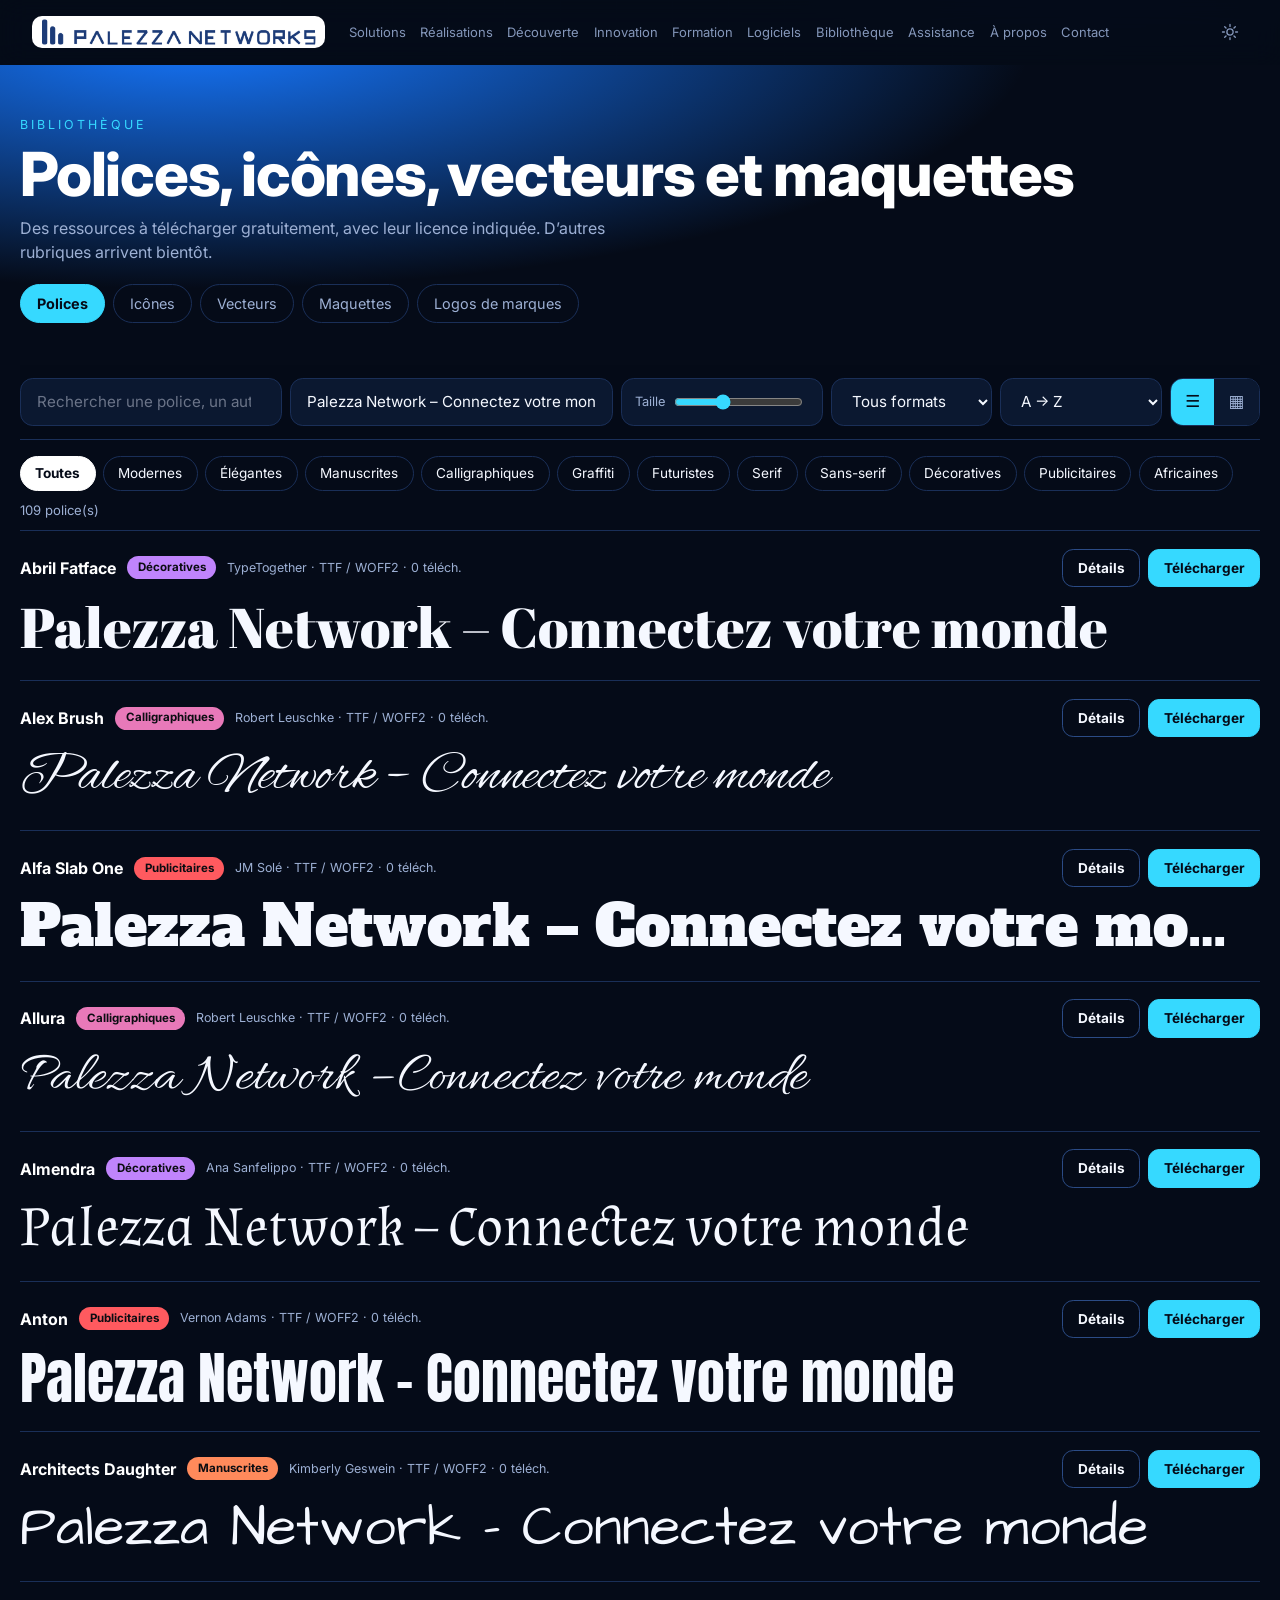
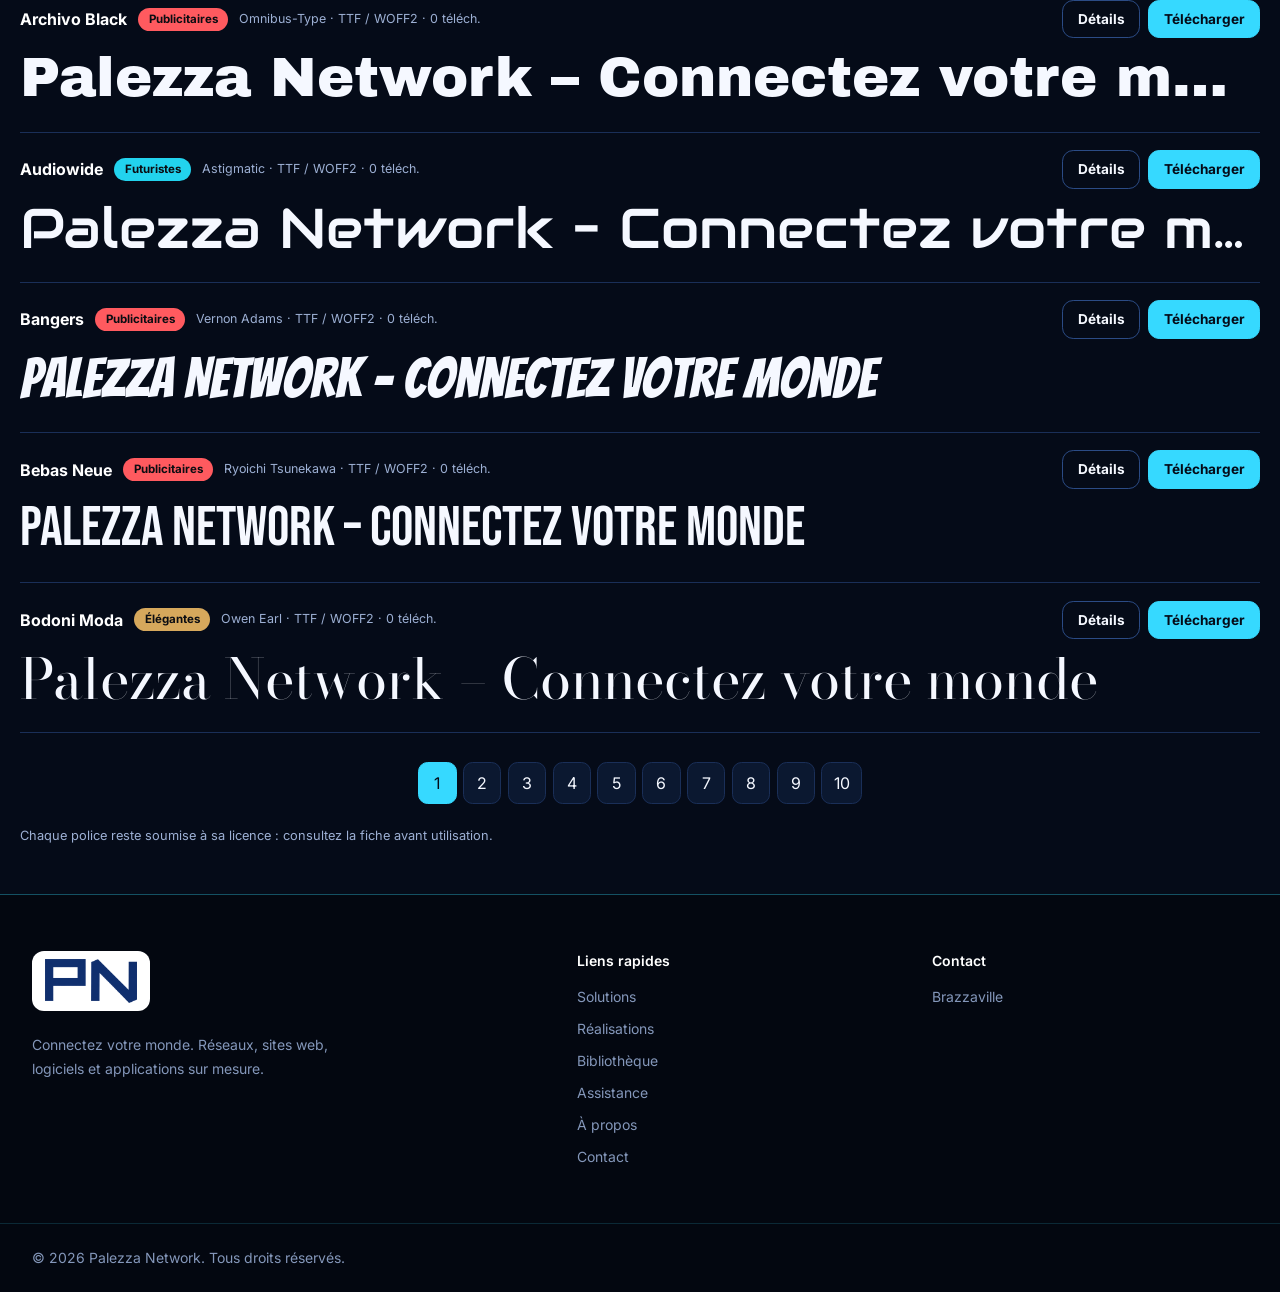
<file: public/bibliotheque.html>
<!DOCTYPE html>
<html lang="fr">
<head>
  <meta charset="utf-8">
  <meta name="pn-version" content="2.1-20261120">
  <meta name="viewport" content="width=device-width, initial-scale=1">
  <title>Bibliothèque — Palezza Network</title>
  <meta name="description" content="Bibliothèque Palezza Network : polices libres et redistribuables à télécharger gratuitement.">
  <meta name="theme-color" content="#F5F8FF" media="(prefers-color-scheme: light)">
  <meta name="theme-color" content="#050B18" media="(prefers-color-scheme: dark)">
  <meta property="og:type" content="website">
  <meta property="og:site_name" content="Palezza Network">
  <meta property="og:title" content="Palezza Network — Connectez votre monde">
  <meta property="og:description" content="Palezza Network conçoit des réseaux informatiques, sites web, logiciels et applications sur mesure à Brazzaville.">
  <meta property="og:image" content="assets/img/og-image.png">
  <meta name="twitter:card" content="summary_large_image">
  <link rel="icon" href="assets/img/favicon.svg" type="image/svg+xml">
  <link rel="icon" href="favicon.ico" sizes="48x48">
  <link rel="icon" href="assets/img/favicon-48.png" type="image/png" sizes="48x48">
  <link rel="icon" href="assets/img/favicon-192.png" type="image/png" sizes="192x192">
  <link rel="apple-touch-icon" href="assets/img/apple-touch-icon.png">
  <link rel="preconnect" href="https://fonts.googleapis.com">
  <link rel="preconnect" href="https://fonts.gstatic.com" crossorigin>
  <link rel="stylesheet" href="https://fonts.googleapis.com/css2?family=Inter:wght@400;500;600;700;800&amp;display=swap">
  <link rel="stylesheet" href="assets/css/style.css?v=20261120">
  <link rel="stylesheet" href="assets/css/extra.css?v=20261120">
  <link rel="stylesheet" href="assets/css/v3.css?v=20261120">
  <link rel="stylesheet" href="assets/css/bibliotheque.css?v=20261120">
  <link rel="stylesheet" href="assets/css/palette.css?v=20261120">
  <link rel="stylesheet" href="assets/css/v2-futur.css?v=20261120">
<link rel="stylesheet" href="assets/css/v2-motion.css?v=20261120">
  <script>(function(){var d=document.documentElement;d.classList.add('js');try{var t=localStorage.getItem('theme');if(t==='dark'||!t)d.classList.add('dark');}catch(e){}})();</script>
</head>
<body class="bg-white font-sans text-zinc-900 antialiased dark:bg-zinc-950 dark:text-zinc-100">
<header id="site-header" class="sticky top-0 z-50 border-b border-transparent bg-white/80 backdrop-blur-xl transition duration-300 dark:bg-zinc-950/80 [&.is-scrolled]:border-zinc-200/80 dark:[&.is-scrolled]:border-white/10">
<div class="mx-auto max-w-7xl px-5 sm:px-6 lg:px-8 flex h-16 items-center gap-6">
<a href="index.html#top" class="flex items-center gap-2.5 text-lg font-bold tracking-tight" aria-label="Palezza Network, accueil"><img src="assets/img/logo.png" alt="Palezza Networks" class="logo-img" width="900" height="84"></a>
<nav aria-label="Principale" class="hidden md:block"><ul class="flex items-center gap-1 text-sm"><li><a href="index.html#solutions" class="rounded-full px-3 py-2 text-zinc-600 transition hover:text-zinc-950 dark:text-zinc-400 dark:hover:text-white">Solutions</a></li><li><a href="index.html#realisations" class="rounded-full px-3 py-2 text-zinc-600 transition hover:text-zinc-950 dark:text-zinc-400 dark:hover:text-white">Réalisations</a></li><li><a href="index.html#decouverte" class="rounded-full px-3 py-2 text-zinc-600 transition hover:text-zinc-950 dark:text-zinc-400 dark:hover:text-white">Découverte</a></li><li><a href="index.html#innovation" class="rounded-full px-3 py-2 text-zinc-600 transition hover:text-zinc-950 dark:text-zinc-400 dark:hover:text-white">Innovation</a></li><li><a href="index.html#formation" class="rounded-full px-3 py-2 text-zinc-600 transition hover:text-zinc-950 dark:text-zinc-400 dark:hover:text-white">Formation</a></li><li><a href="index.html#logiciels" class="rounded-full px-3 py-2 text-zinc-600 transition hover:text-zinc-950 dark:text-zinc-400 dark:hover:text-white">Logiciels</a></li><li><a href="bibliotheque.html" class="rounded-full px-3 py-2 text-zinc-600 transition hover:text-zinc-950 dark:text-zinc-400 dark:hover:text-white">Bibliothèque</a></li><li><a href="index.html#assistance" class="rounded-full px-3 py-2 text-zinc-600 transition hover:text-zinc-950 dark:text-zinc-400 dark:hover:text-white">Assistance</a></li><li><a href="index.html#apropos" class="rounded-full px-3 py-2 text-zinc-600 transition hover:text-zinc-950 dark:text-zinc-400 dark:hover:text-white">À propos</a></li><li><a href="index.html#contact" class="rounded-full px-3 py-2 text-zinc-600 transition hover:text-zinc-950 dark:text-zinc-400 dark:hover:text-white">Contact</a></li></ul></nav>
<div class="ml-auto flex items-center gap-2"><button type="button" data-theme-toggle class="grid size-9 place-items-center rounded-full text-zinc-500 transition hover:bg-zinc-100 hover:text-zinc-900 dark:text-zinc-400 dark:hover:bg-white/10 dark:hover:text-white">
          <span class="dark:hidden"><svg class="size-5" viewBox="0 0 24 24" fill="none" stroke="currentColor" stroke-width="1.6" stroke-linecap="round" stroke-linejoin="round" aria-hidden="true"><path d="M21.752 15.002A9.72 9.72 0 0 1 18 15.75c-5.385 0-9.75-4.365-9.75-9.75 0-1.33.266-2.597.748-3.752A9.753 9.753 0 0 0 3 11.25C3 16.635 7.365 21 12.75 21a9.753 9.753 0 0 0 9.002-5.998Z"/></svg></span><span class="hidden dark:inline"><svg class="size-5" viewBox="0 0 24 24" fill="none" stroke="currentColor" stroke-width="1.6" stroke-linecap="round" stroke-linejoin="round" aria-hidden="true"><path d="M12 3v2.25m6.364.386-1.591 1.591M21 12h-2.25m-.386 6.364-1.591-1.591M12 18.75V21m-4.773-4.227-1.591 1.591M5.25 12H3m4.227-4.773L5.636 5.636M15.75 12a3.75 3.75 0 1 1-7.5 0 3.75 3.75 0 0 1 7.5 0Z"/></svg></span>
        </button><a href="index.html#contact" class="btn btn-primary hidden sm:inline-flex">Demander un devis</a><button type="button" id="menu-button" class="grid size-9 place-items-center rounded-full text-zinc-700 hover:bg-zinc-100 md:hidden dark:text-zinc-200 dark:hover:bg-white/10" aria-expanded="false" aria-controls="mobile-menu" aria-label="Ouvrir le menu">
          <span data-icon-open><svg class="size-6" viewBox="0 0 24 24" fill="none" stroke="currentColor" stroke-width="1.6" stroke-linecap="round" stroke-linejoin="round" aria-hidden="true"><path d="M3.75 6.75h16.5M3.75 12h16.5m-16.5 5.25h16.5"/></svg></span><span data-icon-close class="hidden"><svg class="size-6" viewBox="0 0 24 24" fill="none" stroke="currentColor" stroke-width="1.6" stroke-linecap="round" stroke-linejoin="round" aria-hidden="true"><path d="M6 18 18 6M6 6l12 12"/></svg></span>
        </button></div></div>
<div id="mobile-menu" class="hidden border-t border-zinc-200 bg-white md:hidden dark:border-white/10 dark:bg-zinc-950"><nav aria-label="Mobile" class="mx-auto max-w-7xl px-5 py-4"><ul class="space-y-1"><li><a href="index.html#solutions" class="block rounded-xl px-3 py-2.5 text-base font-medium text-zinc-700 hover:bg-zinc-100 dark:text-zinc-200 dark:hover:bg-white/5">Solutions</a></li><li><a href="index.html#realisations" class="block rounded-xl px-3 py-2.5 text-base font-medium text-zinc-700 hover:bg-zinc-100 dark:text-zinc-200 dark:hover:bg-white/5">Réalisations</a></li><li><a href="index.html#decouverte" class="block rounded-xl px-3 py-2.5 text-base font-medium text-zinc-700 hover:bg-zinc-100 dark:text-zinc-200 dark:hover:bg-white/5">Découverte</a></li><li><a href="index.html#innovation" class="block rounded-xl px-3 py-2.5 text-base font-medium text-zinc-700 hover:bg-zinc-100 dark:text-zinc-200 dark:hover:bg-white/5">Innovation</a></li><li><a href="index.html#formation" class="block rounded-xl px-3 py-2.5 text-base font-medium text-zinc-700 hover:bg-zinc-100 dark:text-zinc-200 dark:hover:bg-white/5">Formation</a></li><li><a href="index.html#logiciels" class="block rounded-xl px-3 py-2.5 text-base font-medium text-zinc-700 hover:bg-zinc-100 dark:text-zinc-200 dark:hover:bg-white/5">Logiciels</a></li><li><a href="bibliotheque.html" class="block rounded-xl px-3 py-2.5 text-base font-medium text-zinc-700 hover:bg-zinc-100 dark:text-zinc-200 dark:hover:bg-white/5">Bibliothèque</a></li><li><a href="index.html#assistance" class="block rounded-xl px-3 py-2.5 text-base font-medium text-zinc-700 hover:bg-zinc-100 dark:text-zinc-200 dark:hover:bg-white/5">Assistance</a></li><li><a href="index.html#apropos" class="block rounded-xl px-3 py-2.5 text-base font-medium text-zinc-700 hover:bg-zinc-100 dark:text-zinc-200 dark:hover:bg-white/5">À propos</a></li><li><a href="index.html#contact" class="block rounded-xl px-3 py-2.5 text-base font-medium text-zinc-700 hover:bg-zinc-100 dark:text-zinc-200 dark:hover:bg-white/5">Contact</a></li></ul><a href="index.html#contact" class="btn btn-primary mt-4 w-full">Demander un devis</a></nav></div>
</header>
<main id="main" class="bib">
<section class="bib-hero"><div class="bib-wrap">
<p class="bib-eyebrow">Bibliothèque</p>
<h1>Polices, icônes, vecteurs et maquettes</h1>
<p class="bib-sub">Des ressources à télécharger gratuitement, avec leur licence indiquée. D’autres rubriques arrivent bientôt.</p>
<div class="bib-tabs" aria-label="Rubriques de la bibliothèque"><a class="bib-tab" data-tab="polices" href="#">Polices</a><a class="bib-tab" data-tab="icones" href="#icones">Icônes</a><a class="bib-tab" data-tab="vecteurs" href="#vecteurs">Vecteurs</a><a class="bib-tab" data-tab="maquettes" href="#maquettes">Maquettes</a><a class="bib-tab" data-tab="logos" href="#logos">Logos de marques</a></div>
</div></section>
<div class="bib-wrap"><div id="bib-app" aria-live="polite"><p class="bib-empty">Chargement…</p></div></div>
</main>
<footer class="border-t border-zinc-200 bg-zinc-50/60 dark:border-white/10 dark:bg-zinc-950">
<div class="mx-auto max-w-7xl px-5 sm:px-6 lg:px-8 grid gap-10 py-14 md:grid-cols-[1.6fr_1fr_1fr]">
<div class="max-w-xs"><a href="index.html#top" aria-label="Palezza Networks, accueil" class="inline-block"><img src="assets/img/logo-pn.png" alt="Palezza Networks" class="logo-pn" width="300" height="165"></a><p class="mt-4 text-sm leading-6 text-zinc-600 dark:text-zinc-400">Connectez votre monde. Réseaux, sites web, logiciels et applications sur mesure.</p></div>
<div><h2 class="text-sm font-semibold text-zinc-950 dark:text-white">Liens rapides</h2><ul class="mt-4 space-y-3 text-sm"><li><a href="index.html#solutions" class="text-zinc-600 hover:text-zinc-950 dark:text-zinc-400 dark:hover:text-white">Solutions</a></li><li><a href="index.html#realisations" class="text-zinc-600 hover:text-zinc-950 dark:text-zinc-400 dark:hover:text-white">Réalisations</a></li><li><a href="bibliotheque.html" class="text-zinc-600 hover:text-zinc-950 dark:text-zinc-400 dark:hover:text-white">Bibliothèque</a></li><li><a href="index.html#assistance" class="text-zinc-600 hover:text-zinc-950 dark:text-zinc-400 dark:hover:text-white">Assistance</a></li><li><a href="index.html#apropos" class="text-zinc-600 hover:text-zinc-950 dark:text-zinc-400 dark:hover:text-white">À propos</a></li><li><a href="index.html#contact" class="text-zinc-600 hover:text-zinc-950 dark:text-zinc-400 dark:hover:text-white">Contact</a></li></ul></div>
<div><h2 class="text-sm font-semibold text-zinc-950 dark:text-white">Contact</h2><ul class="mt-4 space-y-3 text-sm text-zinc-600 dark:text-zinc-400"><li id="fmail"></li><li>Brazzaville</li></ul></div></div>
<div class="border-t border-zinc-200 dark:border-white/10"><div class="mx-auto max-w-7xl px-5 sm:px-6 lg:px-8 py-6 text-sm text-zinc-500 dark:text-zinc-400"><p>&copy; <span data-year>2026</span> Palezza Network. Tous droits réservés.</p></div></div></footer>
<script src="assets/js/config.js?v=20261120"></script>
<script src="assets/js/bibliotheque.js?v=20261120"></script>
<script src="assets/js/v2-motion.js?v=20261120" defer></script>
</body>
</html>
</file>
<file: public/assets/css/extra.css>
/* Compléments Palezza : classes utilisées dans les pages mais absentes du CSS compilé.
   Si vous reconstruisez le CSS avec "npm run build", ce fichier devient facultatif. */
.border-l-2{border-left:2px solid}
.bottom-4{bottom:1rem}.right-4{right:1rem}.z-40{z-index:40}
.gap-5{gap:1.25rem}.h-36{height:9rem}.pl-5{padding-left:1.25rem}
.inline-block{display:inline-block}.place-content-center{place-content:center}
.size-14{width:3.5rem;height:3.5rem}.min-h-\[60vh\]{min-height:60vh}
.scroll-mt-20{scroll-margin-top:5rem}.tracking-widest{letter-spacing:.1em}
.bg-\[\#25d366\]{background:#25d366}.fill-white{fill:#fff}
.from-brand-900{--tw-gradient-from:var(--color-brand-900);--tw-gradient-stops:var(--tw-gradient-from),var(--tw-gradient-to)}
.to-brand-600{--tw-gradient-to:var(--color-brand-600)}
.text-brand-800{color:var(--color-brand-800)}
.dark .dark\:text-brand-200{color:var(--color-brand-200)}
@media(min-width:768px){.md\:grid-cols-\[1\.6fr_1fr_1fr\]{grid-template-columns:1.6fr 1fr 1fr}}
.text-gradient{background-image:linear-gradient(90deg,#1d3c78,#778aae)!important;-webkit-background-clip:text;background-clip:text;color:transparent;-webkit-text-fill-color:transparent}
.logo-img{height:2rem;width:auto;display:block}.dark .logo-img{filter:brightness(0) invert(1)}
.board{position:relative;margin:2rem auto 0;max-width:62rem;border-radius:1.5rem;overflow:hidden;color:#fff;background:radial-gradient(120% 140% at 85% 0%,#1d3c78 0%,#193366 35%,#0a152a 100%);box-shadow:0 30px 60px -28px rgba(10,21,42,.6);border:1px solid rgba(255,255,255,.12)}
.board-slide{display:none;gap:1.5rem;align-items:center;padding:2rem 1.5rem 5rem;min-height:26rem}
.board-slide.on{display:grid;animation:bfade .7s ease}
.board-art{width:11rem;height:11rem;margin:0 auto;order:-1}
.board-eyebrow{font-size:.75rem;font-weight:700;letter-spacing:.14em;text-transform:uppercase;color:#a5b1c9}
.board-title{margin-top:.6rem;font-size:1.65rem;line-height:1.2;font-weight:800;letter-spacing:-.01em}
.board-text{margin-top:.8rem;font-size:1rem;line-height:1.7;color:#e4e8ef}
@media(min-width:768px){.board-slide{grid-template-columns:1.15fr .85fr;padding:3.5rem 3.5rem 5rem;min-height:24rem}.board-art{width:15rem;height:15rem;order:0}.board-title{font-size:2.25rem}.board-text{font-size:1.1rem}}
.board-bar{position:absolute;top:0;left:0;height:3px;width:0;background:#a5b1c9}
@keyframes bprog{to{width:100%}}@keyframes bfade{from{opacity:0;transform:translateY(8px)}to{opacity:1;transform:none}}
.board-ctl{position:absolute;left:0;right:0;bottom:1.1rem;display:flex;align-items:center;justify-content:center;gap:.9rem}
.board-dots{display:flex;gap:.5rem;align-items:center}
.board-dot{width:.6rem;height:.6rem;border-radius:9999px;border:0;padding:0;cursor:pointer;background:rgba(255,255,255,.35);transition:all .3s}
.board-dot[aria-current=true]{width:1.9rem;background:#fff}
.board-arrow{display:grid;place-items:center;width:2.25rem;height:2.25rem;border-radius:9999px;border:1px solid rgba(255,255,255,.3);background:rgba(255,255,255,.08);color:#fff;cursor:pointer}
.board-arrow:hover{background:rgba(255,255,255,.2)}
.card{transition:box-shadow .25s,border-color .25s}.card:hover{box-shadow:0 18px 40px -22px rgba(29,60,120,.45);border-color:var(--color-brand-300)}
.step-n{display:grid;place-items:center;width:2.75rem;height:2.75rem;border-radius:9999px;background:var(--color-brand-600);color:#fff;font-weight:800}
@media(prefers-reduced-motion:reduce){.board-slide.on{animation:none}}
.py-10{padding-top:2.5rem;padding-bottom:2.5rem}.text-amber-900{color:#78350f}.text-rose-600{color:#e11d48}.text-emerald-600{color:#059669}.bg-amber-50{background:#fffbeb}

/* Préchargeur (Uiverse.io, Donewenfu) */
:root{--ld:#1d3c78}.dark{--ld:#a5b1c9}
.loader{position:fixed;inset:0;z-index:100;background:#fff;transition:opacity .5s ease}
.dark .loader{background:#09090b}.loader.done{opacity:0;pointer-events:none}
.jimu-primary-loading:before,.jimu-primary-loading:after{position:absolute;top:0;content:''}
.jimu-primary-loading:before{left:-19.992px}
.jimu-primary-loading:after{left:19.992px;-webkit-animation-delay:.32s!important;animation-delay:.32s!important}
.jimu-primary-loading:before,.jimu-primary-loading:after,.jimu-primary-loading{background:var(--ld);-webkit-animation:loading-keys-app-loading .8s infinite ease-in-out;animation:loading-keys-app-loading .8s infinite ease-in-out;width:13.6px;height:32px}
.jimu-primary-loading{text-indent:-9999em;margin:auto;position:absolute;right:calc(50% - 6.8px);top:calc(50% - 16px);-webkit-animation-delay:.16s!important;animation-delay:.16s!important}
@-webkit-keyframes loading-keys-app-loading{0%,80%,100%{opacity:.75;box-shadow:0 0 var(--ld);height:32px}40%{opacity:1;box-shadow:0 -8px var(--ld);height:40px}}
@keyframes loading-keys-app-loading{0%,80%,100%{opacity:.75;box-shadow:0 0 var(--ld);height:32px}40%{opacity:1;box-shadow:0 -8px var(--ld);height:40px}}

.flag-cg{display:inline-block;flex:none;width:1.9rem;height:1.27rem;border-radius:.25rem;overflow:hidden;box-shadow:0 0 0 1px rgba(0,0,0,.12);margin-left:.5rem}
.flag-cg svg{display:block;width:100%;height:100%}
.logo-pn{height:2.75rem;width:auto;display:block}.dark .logo-pn{filter:brightness(0) invert(1)}
.card-actions{display:flex;flex-wrap:wrap;align-items:center;gap:.5rem 1.25rem;margin-top:1rem}
.more{margin-top:.75rem;font-size:.875rem;line-height:1.6;color:#52525b}.dark .more{color:#a1a1aa}
@media(max-width:420px){.logo-img{height:1.5rem}}
@media(min-width:421px) and (max-width:639px){.logo-img{height:1.75rem}}

.board-img{object-fit:cover;border-radius:1.25rem;box-shadow:0 10px 30px rgba(0,0,0,.35)}

/* ===== Panneaux plein écran, barre de durée masquée ===== */
.board-bar{display:none!important}.board-ctl{z-index:3}
html.bfull{overflow-x:clip}
.board.board-full{width:100vw;max-width:none;margin-left:calc(50% - 50vw);border-radius:0;border:0;box-shadow:none}
.board.board-full .board-slide{min-height:min(86svh,46rem)}
.board-slide{position:relative}
.board-bg{position:absolute;inset:0;z-index:0}.board-bg img{width:100%;height:100%;object-fit:cover;display:block}
.board-bg:after{content:"";position:absolute;inset:0;background:linear-gradient(90deg,rgba(6,16,40,.8) 0%,rgba(6,16,40,.42) 55%,rgba(6,16,40,.08) 100%),linear-gradient(0deg,rgba(6,16,40,.55),transparent 40%)}
.board-slide.has-img>*:not(.board-bg){position:relative;z-index:1}
.board-slide.has-img .board-art{display:none}
.board-slide.has-img{grid-template-columns:1fr!important;align-content:end}
.board-slide.has-img>div:not(.board-bg){max-width:40rem}
@media(min-width:768px){.board.board-full .board-slide{padding-left:max(3.5rem,calc((100vw - 74rem)/2))}}
/* ===== Logiciels et applications ===== */
.apps-sec{background:linear-gradient(180deg,#f3f7ff,#fff)}.dark .apps-sec{background:linear-gradient(180deg,rgba(31,107,255,.06),transparent)}
.apps{display:grid;gap:1.25rem;grid-template-columns:repeat(auto-fill,minmax(min(100%,18rem),1fr))}
.app-card{display:flex;flex-direction:column;gap:.9rem;padding:1.4rem;border-radius:1.25rem;background:#fff;border:1px solid #e4e8f1;text-align:left;cursor:pointer;transition:transform .25s,box-shadow .25s}
.dark .app-card{background:#0f1624;border-color:rgba(255,255,255,.1)}
.app-card:hover{transform:translateY(-3px);box-shadow:0 22px 44px -24px rgba(21,85,214,.5)}
.app-top{display:flex;gap:.9rem;align-items:center}
.app-ico{width:3.6rem;height:3.6rem;border-radius:1rem;object-fit:cover;flex:none;background:linear-gradient(135deg,#1555d6,#00a3ff);color:#fff;display:grid;place-items:center;font-weight:800;font-size:1.4rem}
.app-n{font-weight:700;font-size:1.05rem;color:#0b1220}.dark .app-n{color:#fff}
.app-c{font-size:.8rem;color:#64708a}
.app-s{font-size:.9rem;line-height:1.55;color:#4b5670;flex:1}.dark .app-s{color:#aab4cc}
.chips{display:flex;flex-wrap:wrap;gap:.35rem}.chip{font-size:.72rem;font-weight:700;padding:.2rem .6rem;border-radius:9999px;background:rgba(31,107,255,.1);color:#1555d6}.dark .chip{color:#93b8ff}
.app-more{font-size:.85rem;font-weight:700;color:#1555d6}.dark .app-more{color:#93b8ff}
.am{position:fixed;inset:0;z-index:60;display:grid;place-items:center;padding:1rem;background:rgba(5,10,24,.65);backdrop-filter:blur(4px)}
.am-p{position:relative;width:100%;max-width:44rem;max-height:92svh;overflow:auto;border-radius:1.5rem;background:#fff;color:#0b1220;padding:1.6rem}
.dark .am-p{background:#0f1624;color:#eef2fb}
.am-x{position:sticky;top:0;float:right;width:2.2rem;height:2.2rem;border-radius:9999px;border:0;background:rgba(100,112,138,.18);color:inherit;font-size:1.3rem;cursor:pointer;z-index:2}
.am-h{display:flex;gap:1rem;align-items:center}.am-h .app-ico{width:5rem;height:5rem;border-radius:1.3rem}
.am-h h2{font-size:1.5rem;font-weight:800;line-height:1.2}
.shots{display:flex;gap:.7rem;overflow-x:auto;scroll-snap-type:x mandatory;margin:1.2rem -.2rem;padding:.2rem;-webkit-overflow-scrolling:touch}
.shots img{height:20rem;width:auto;max-width:82%;border-radius:1rem;scroll-snap-align:start;flex:none;border:1px solid rgba(100,112,138,.25);background:#e8edf7}
.am-d{white-space:pre-line;line-height:1.7;font-size:.95rem;color:#4b5670}.dark .am-d{color:#aab4cc}
.am-r{display:flex;flex-wrap:wrap;align-items:center;gap:.6rem;padding:.9rem 0;border-top:1px solid rgba(100,112,138,.2)}
.am-r b{flex:1 1 7rem}
.dl,.ins{display:inline-flex;align-items:center;justify-content:center;padding:.55rem 1.1rem;border-radius:9999px;font-size:.88rem;font-weight:700;text-decoration:none}
.dl{background:linear-gradient(90deg,#1f6bff,#00a3ff);color:#fff}.ins{border:1.5px solid #1f6bff;color:#1555d6}.dark .ins{color:#93b8ff}
</file>
<file: public/assets/css/v3.css>
/* Palezza v3 : images nettes, vrais boutons, couleurs par rubrique, bande de logos, nouvelles sections */
img{max-width:100%}

/* ---- Vrais boutons : plus d'ombre/halo bleu ---- */
button,.btn,a.btn{-webkit-tap-highlight-color:transparent;touch-action:manipulation}
.btn{border:1px solid transparent;box-shadow:none;cursor:pointer;user-select:none;transition:background-color .15s,border-color .15s,color .15s,transform .08s}
.btn:active{transform:scale(.97)}
.btn:focus{outline:none}
.btn:focus-visible{outline:2px solid #0b1f4d;outline-offset:2px}
.dark .btn:focus-visible{outline-color:#fff}
.btn-primary:not(.btn-slide),.btn-primary:not(.btn-slide):hover{box-shadow:none!important}
.btn-primary{background:#1555d6;border-color:#1555d6;color:#fff}
.btn-primary:hover{background:#1b3a80;border-color:#1b3a80}
.btn-primary:active{background:#0b1f4d;border-color:#0b1f4d}
.btn-secondary{background:#fff;color:#0b1f4d;border:1px solid #c7d2e5;box-shadow:none!important;--tw-ring-shadow:0 0 #0000}
.btn-secondary:hover{background:#eff5ff;border-color:#1555d6}
.btn-secondary:active{background:#dbe8ff}
.dark .btn-secondary{background:transparent;color:#fff;border-color:rgba(255,255,255,.28)}
.dark .btn-secondary:hover{background:rgba(255,255,255,.08);border-color:#fff}
.dark .btn-primary{background:#2f7bff;border-color:#2f7bff}
.dark .btn-primary:hover{background:#5b9bff;border-color:#5b9bff}
.btn[disabled]{opacity:.55;cursor:not-allowed}
.back-to-top,#wab,.board-arrow,.board-dot,.scroll-down{box-shadow:0 1px 3px rgba(11,31,77,.25)!important;outline:none}
.back-to-top:focus-visible,#wab:focus-visible,.scroll-down:focus-visible{outline:2px solid #fff!important;outline-offset:-4px}
.back-to-top:active,#wab:active,.scroll-down:active{transform:scale(.94)}
.input:focus{box-shadow:none!important;--tw-ring-shadow:0 0 #0000;border-color:#1555d6}

/* ---- Bouton bas de page ---- */
.scroll-down{position:fixed;z-index:40;left:calc(1rem + env(safe-area-inset-left,0px));bottom:calc(1.25rem + env(safe-area-inset-bottom,0px));display:grid;place-items:center;width:2.75rem;height:2.75rem;border:0;border-radius:9999px;background:#1555d6;color:#fff;cursor:pointer;opacity:0;visibility:hidden;transform:translateY(.75rem);transition:opacity .25s,transform .25s,visibility 0s linear .25s}
.scroll-down.is-visible{opacity:1;visibility:visible;transform:none;transition-delay:0s}
.scroll-down svg{width:1.25rem;height:1.25rem}
@media print{.scroll-down{display:none!important}}

/* ---- Images : jamais déformées, recadrées proprement ---- */
.media{position:relative;aspect-ratio:16/10;overflow:hidden;background:#0b1f4d}
.media img{position:absolute;inset:0;width:100%;height:100%;object-fit:cover;object-position:center top;display:block}
.media-ph{position:absolute;inset:0;display:grid;place-content:center;text-align:center;color:#fff;font-weight:800;letter-spacing:.12em;text-transform:uppercase;font-size:.8rem;background:linear-gradient(135deg,var(--ac-d,#0b1f4d),var(--ac,#1f6bff))}

/* ---- Bande « Ils nous font confiance » ---- */
.trust{padding:3rem 0;border-block:1px solid #e4e4e7;background:#fff;overflow:hidden}
.dark .trust{background:#09090b;border-color:rgba(255,255,255,.1)}
.trust h2{text-align:center;font-size:.8rem;font-weight:800;letter-spacing:.16em;text-transform:uppercase;color:#52607a;padding:0 1rem}
.dark .trust h2{color:#a8b5d1}
.trust-view{margin-top:1.75rem;overflow:hidden;-webkit-mask-image:linear-gradient(90deg,transparent,#000 8%,#000 92%,transparent);mask-image:linear-gradient(90deg,transparent,#000 8%,#000 92%,transparent)}
.trust-track{display:flex;width:max-content;animation:trustmove var(--dur,30s) linear infinite}
.trust-view:hover .trust-track{animation-play-state:paused}
.trust-set{display:flex;gap:1rem;padding-right:1rem}
@keyframes trustmove{to{transform:translateX(-50%)}}
@media(prefers-reduced-motion:reduce){.trust-track{animation:none}.trust-view{overflow-x:auto}}

/* ---- Découverte / Innovation / Formation ---- */
.sec{--ac:#0f9d8a;--ac-d:#064e46;--ac-l:#e3f7f3}
#innovation.sec{--ac:#5b4bdb;--ac-d:#2a2275;--ac-l:#efedff}
#formation.sec{--ac:#e08a00;--ac-d:#7a4a00;--ac-l:#fff3dc}
#decouverte.sec{--ac:#0a8fc4;--ac-d:#064d6b;--ac-l:#e2f4fb}
.sec .eyebrow-s{font-size:.875rem;font-weight:800;letter-spacing:.06em;text-transform:uppercase;color:var(--ac-d)}
.dark .sec .eyebrow-s{color:#fff}
.sec-card{position:relative;padding:1.5rem;border-radius:1rem;border:1px solid #e4e4e7;background:#fff;border-top:4px solid var(--ac)}
.dark .sec-card{background:rgba(24,24,27,.6);border-color:rgba(255,255,255,.1);border-top-color:var(--ac)}
.sec-num{display:grid;place-items:center;width:2.5rem;height:2.5rem;border-radius:.75rem;background:var(--ac-l);color:var(--ac-d);font-weight:800}
.dark .sec-num{background:color-mix(in srgb,var(--ac) 25%,transparent);color:#fff}
.sec-card h3{margin-top:1rem;font-weight:600;color:#09090b}
.dark .sec-card h3{color:#fff}
.sec-card p{margin-top:.5rem;font-size:.875rem;line-height:1.5rem;color:#52525b}
.dark .sec-card p{color:#a1a1aa}
.sec-grid{display:grid;gap:1.25rem;margin-top:2.5rem}
@media(min-width:640px){.sec-grid{grid-template-columns:repeat(2,1fr)}}
@media(min-width:1024px){.sec-grid{grid-template-columns:repeat(3,1fr)}}
.sec-cta{margin-top:2rem}

.app-card:focus,.app-card:focus-visible{outline:none}.app-card:focus-visible{outline:2px solid #0b1f4d;outline-offset:2px}
.app-card,.dl,.ins,.am-x{-webkit-tap-highlight-color:transparent}

/* ===== v3.1 : bande de logos (taille esthétique, jamais coupés) ===== */
.trust-view{padding-block:.25rem}
.trust-track{align-items:center}
.trust-item{display:flex;align-items:center;justify-content:center;flex:none;width:8.25rem;height:4rem;padding:.5rem .9rem;overflow:hidden;box-sizing:border-box;border-radius:.9rem}
.trust-item img{display:block;width:auto;height:auto;max-width:6.4rem;max-height:2.5rem;object-fit:contain}
@media(min-width:768px){.trust-item{width:9.5rem;height:4.5rem}.trust-item img{max-width:7.4rem;max-height:2.9rem}}

/* ===== Bouton « texte qui glisse » (Uiverse / Rauliqbal), adapté au bleu de la marque ===== */
.btn.btn-slide{position:relative;border:1px solid #64748b;border-radius:.85rem;background:linear-gradient(180deg,#5b86ff,#3a56e0);color:#fff;font-weight:600;cursor:pointer;box-shadow:none;transition:box-shadow .35s,transform .1s}
.btn.btn-slide:hover{background:linear-gradient(180deg,#5b86ff,#3a56e0);box-shadow:0 8px 26px -8px rgba(79,110,255,.6)}
.btn.btn-slide:active{box-shadow:none;transform:scale(.97)}
.btn.btn-slide:focus{outline:none}.btn.btn-slide:focus-visible{outline:2px solid #0b1f4d;outline-offset:2px}
.dark .btn.btn-slide:focus-visible{outline-color:#fff}
.btn-slide .bs-in{position:relative;overflow:hidden;height:1.5rem;line-height:1.5rem}
.btn-slide .bs-in span{display:block;white-space:nowrap;transition:transform 1.125s cubic-bezier(.19,1,.22,1)}
.btn-slide .bs-in span+span{position:absolute;left:0;right:0;top:0;transform:translateY(1.75rem)}
.btn-slide:hover .bs-in span:first-child,.btn-slide:focus-visible .bs-in span:first-child{transform:translateY(-1.75rem)}
.btn-slide:hover .bs-in span+span,.btn-slide:focus-visible .bs-in span+span{transform:none}
@media(hover:none){.btn-slide .bs-in span+span{display:none}.btn-slide:hover .bs-in span:first-child{transform:none}}

/* ===== Bouton Télécharger (Uiverse / satyamchaudharydev) ===== */
.dlbtn{--w:9.5rem;--h:2.6rem;--tw:11rem;--th:2.2rem;--gap:1rem;position:relative;display:inline-block;width:var(--w);height:var(--h);border-radius:.6rem;background:#1163ff;color:#fff;text-decoration:none;font-weight:700;font-size:.9rem;text-align:center;transition:background .3s;-webkit-tap-highlight-color:transparent;box-shadow:none}
.dlbtn .t,.dlbtn .i{position:absolute;left:0;width:100%;height:100%;display:flex;align-items:center;justify-content:center;overflow:hidden;color:#fff;transition:top .5s}
.dlbtn .t{top:0}.dlbtn .i{top:100%}.dlbtn .i svg{width:1.5rem;height:1.5rem;fill:none;stroke:currentColor;stroke-width:2;stroke-linecap:round;stroke-linejoin:round}
.dlbtn::before{position:absolute;content:attr(data-tooltip);width:var(--tw);height:var(--th);line-height:var(--th);background:#fff;color:#111;font-size:.8rem;font-weight:600;border-radius:.3rem;bottom:calc(var(--h) + var(--gap) + .6rem);left:calc(50% - var(--tw)/2);box-shadow:0 4px 14px rgba(0,0,0,.18)}
.dlbtn::after{position:absolute;content:"";width:0;height:0;border:.6rem solid transparent;border-top-color:#fff;left:calc(50% - .6rem);bottom:calc(100% + var(--gap) - .6rem)}
.dlbtn::before,.dlbtn::after{opacity:0;visibility:hidden;transition:all .5s;pointer-events:none}
.dlbtn:hover,.dlbtn:focus-visible{background:#6c18ff;outline:none}
.dlbtn:hover .t,.dlbtn:focus-visible .t{top:-100%}.dlbtn:hover .i,.dlbtn:focus-visible .i{top:0}
.dlbtn:hover::before,.dlbtn:hover::after,.dlbtn:focus-visible::before,.dlbtn:focus-visible::after{opacity:1;visibility:visible}
.dlbtn:hover::after,.dlbtn:focus-visible::after{bottom:calc(var(--h) + var(--gap) - 1.2rem)}
.dlbtn:hover::before,.dlbtn:focus-visible::before{bottom:calc(var(--h) + var(--gap))}
.dlbtn:active{transform:scale(.97)}
.am-r{padding-top:1.2rem}
.ins.btn-slide{padding:.55rem 1.2rem;border-radius:.6rem}

/* ===== Cartes réalisations / logiciels (Uiverse / adamgiebl, imtausef, Smit-Prajapati) ===== */
.ucard{--bg:#1b233d;--c1:#049fbb;--c2:#50f6ff;position:relative;display:flex;flex-direction:column;border-radius:20px;background:var(--bg);padding:5px;overflow:hidden;color:#fff;text-align:left;box-shadow:rgba(100,100,111,.2) 0 7px 20px 0;transition:transform .5s cubic-bezier(.175,.885,.32,1.275)}
.ucard:hover{transform:scale(1.04)}
.ucard[data-type=application]{--bg:#141414;--c1:#8ed500;--c2:#8ed500}
.ucard[data-type=logiciel]{--bg:#1d1b3d;--c1:#5b4bdb;--c2:#a99cff}
.ucard[data-type=reseau]{--bg:#2a2012;--c1:#e08a00;--c2:#ffd166}
.ucard[data-type=conseil]{--bg:#14263a;--c1:#0a8fc4;--c2:#7dd3fc}
.ucard[data-type=maintenance]{--bg:#2b1420;--c1:#d6457a;--c2:#ff9ec0}
.ucard .ts{position:relative;display:flex;flex-direction:column;height:11rem;border-radius:15px;background:linear-gradient(45deg,var(--c1) 0%,var(--c2) 100%)}
.ucard .ts-img{position:absolute;inset:0;border-radius:15px;overflow:hidden;z-index:0;display:grid;place-items:center}
.ucard .ts-img img{position:absolute;inset:0;width:100%;height:100%;object-fit:cover;object-position:center top;display:block}
.ucard .ts-ph{font-size:3.2rem;font-weight:800;color:rgba(255,255,255,.92);text-shadow:0 2px 12px rgba(0,0,0,.25)}
.ucard[data-type=application] .ts-ph{color:#141414}
.ucard .nt{position:relative;z-index:2;height:30px;width:130px;background:var(--bg);border-bottom-right-radius:10px;transform:skew(-40deg);box-shadow:-10px -10px 0 0 var(--bg)}
.ucard .nt::before{content:"";position:absolute;width:15px;height:15px;top:0;right:-15px;background:rgba(255,255,255,0);border-top-left-radius:10px;box-shadow:-5px -5px 0 2px var(--bg)}
.ucard .ts::before{content:"";position:absolute;z-index:2;top:30px;left:0;width:15px;height:15px;background:rgba(255,255,255,0);border-top-left-radius:15px;box-shadow:-5px -5px 0 2px var(--bg)}
.ucard .icons{position:absolute;z-index:3;top:0;left:0;width:100%;height:30px;display:flex;justify-content:space-between;align-items:center}
.ucard .tag{max-width:120px;padding:0 0 0 15px;font-size:.66rem;font-weight:800;letter-spacing:.1em;text-transform:uppercase;white-space:nowrap;overflow:hidden;text-overflow:ellipsis;color:#fff}
.ucard .ext{display:grid;place-items:center;width:1.9rem;height:1.9rem;margin:.55rem .55rem 0 0;border-radius:9999px;background:var(--bg);color:#fff;transition:background .2s,color .2s}
.ucard .ext:hover{background:#fff;color:var(--bg)}.ucard .ext svg{width:1rem;height:1rem;fill:none;stroke:currentColor;stroke-width:2;stroke-linecap:round;stroke-linejoin:round}
.ucard .bs2{display:flex;flex:1;flex-direction:column;margin-top:15px;padding:10px 8px 14px}
.ucard .ttl{display:block;font-size:1rem;font-weight:800;color:#fff;text-align:center;letter-spacing:.06em}
.ucard .txt{margin-top:.6rem;font-size:.84rem;line-height:1.55;color:rgba(190,225,243,.82);text-align:center;flex:1}
.ucard .row{display:flex;justify-content:space-between;margin-top:1rem}
.ucard .item{flex:1 1 30%;padding:5px;text-align:center;color:rgba(190,225,243,.8)}
.ucard .item+.item{border-left:1px solid rgba(255,255,255,.13)}
.ucard .big{display:block;font-size:.8rem;font-weight:700;color:#fff;overflow:hidden;text-overflow:ellipsis;white-space:nowrap}
.ucard .reg{font-size:.62rem}
.ucard .go{margin-top:1rem;align-self:center;font-size:.85rem}
@media(prefers-reduced-motion:reduce){.ucard,.ucard:hover{transform:none;transition:none}}

/* ===== Écrans qui défilent (Uiverse / Nawsome) : vos captures dans les cadres animés ===== */
.stage{--k:1.5;position:relative;height:calc(var(--k)*135px);margin:1.2rem 0 .4rem;overflow:hidden;border-radius:1rem;background:radial-gradient(circle at 50% 40%,#16314a,#0a1422)}
.stage i{position:absolute;top:50%;left:50%;display:block;overflow:hidden;z-index:10;border-radius:5px;background:#1e3f57;width:calc(var(--k)*160px);height:calc(var(--k)*100px);margin:calc(var(--k)*-50px) 0 0 calc(var(--k)*-80px);animation:dot1_ 3s cubic-bezier(.55,.3,.24,.99) infinite}
.stage i:nth-child(2){z-index:11;border-radius:3px;background:#3c517d;width:calc(var(--k)*150px);height:calc(var(--k)*90px);margin:calc(var(--k)*-45px) 0 0 calc(var(--k)*-75px);animation-name:dot2_}
.stage i:nth-child(3){z-index:12;border-radius:0 0 5px 5px;background:#6bb2cd;width:calc(var(--k)*40px);height:calc(var(--k)*20px);margin:calc(var(--k)*50px) 0 0 calc(var(--k)*-20px);animation-name:dot3_}
.stage i img{position:absolute;inset:0;width:100%;height:100%;object-fit:cover;object-position:center top;display:block}
@keyframes dot1_{3%,97%{width:calc(var(--k)*160px);height:calc(var(--k)*100px);margin-top:calc(var(--k)*-50px);margin-left:calc(var(--k)*-80px)}30%,36%{width:calc(var(--k)*80px);height:calc(var(--k)*120px);margin-top:calc(var(--k)*-60px);margin-left:calc(var(--k)*-40px)}63%,69%{width:calc(var(--k)*40px);height:calc(var(--k)*80px);margin-top:calc(var(--k)*-40px);margin-left:calc(var(--k)*-20px)}}
@keyframes dot2_{3%,97%{width:calc(var(--k)*150px);height:calc(var(--k)*90px);margin-left:calc(var(--k)*-75px);margin-top:calc(var(--k)*-45px)}30%,36%{width:calc(var(--k)*70px);height:calc(var(--k)*96px);margin-left:calc(var(--k)*-35px);margin-top:calc(var(--k)*-48px)}63%,69%{width:calc(var(--k)*32px);height:calc(var(--k)*60px);margin-left:calc(var(--k)*-16px);margin-top:calc(var(--k)*-30px)}}
@keyframes dot3_{3%,97%{width:calc(var(--k)*40px);height:calc(var(--k)*20px);margin-left:calc(var(--k)*-20px);margin-top:calc(var(--k)*50px)}30%,36%{width:calc(var(--k)*8px);height:calc(var(--k)*8px);margin-left:calc(var(--k)*-5px);margin-top:calc(var(--k)*49px);border-radius:8px}63%,69%{width:calc(var(--k)*16px);height:calc(var(--k)*4px);margin-left:calc(var(--k)*-8px);margin-top:calc(var(--k)*-37px);border-radius:10px}}
@media(min-width:640px){.stage{--k:1.8}}
@media(prefers-reduced-motion:reduce){.stage i{animation:none}}
.sdots{display:flex;justify-content:center;gap:.4rem;margin:.2rem 0 1rem}
.sdots button{width:.55rem;height:.55rem;padding:0;border:0;border-radius:9999px;background:rgba(100,112,138,.4);cursor:pointer;-webkit-tap-highlight-color:transparent}
.sdots button.on{background:#1f6bff;width:1.3rem}

/* ===== Effet de texte tracé (Uiverse / SelfMadeSystem) : {{mots}} dans n'importe quel texte ===== */
.fxw{display:inline-block;line-height:0;white-space:nowrap}
.fxw svg{display:block;overflow:visible}
.fxw.ok .fxt{position:absolute;width:1px;height:1px;overflow:hidden;clip:rect(0 0 0 0);white-space:nowrap}
.fxw text{fill:currentColor;fill-opacity:0;stroke:currentColor;stroke-width:1.1;stroke-linejoin:round;stroke-linecap:butt;stroke-dasharray:0 1600;animation:fxdraw 5s ease-in-out infinite}
@keyframes fxdraw{0%{stroke-dasharray:0 1600;stroke-dashoffset:0;fill-opacity:0;stroke-opacity:1}45%{stroke-dasharray:1600 0;fill-opacity:0;stroke-opacity:1}62%{stroke-dasharray:1600 0;fill-opacity:1;stroke-opacity:1}90%{stroke-dasharray:1600 0;fill-opacity:1;stroke-opacity:1}100%{stroke-dasharray:1600 0;fill-opacity:0;stroke-opacity:.2}}
@media(prefers-reduced-motion:reduce){.fxw text{animation:none;stroke-dasharray:none;fill-opacity:1;stroke-opacity:0}}

/* ===== v3.2 : socle de la bande de logos, loader d'image, captures ===== */
.trust-item{background:#fff;border:1px solid #e4e4e7;transition:border-color .2s}
a.trust-item:hover{border-color:#1555d6}
.trust-item img{filter:grayscale(1) contrast(1.1);opacity:.92}
.trust-item.ph{border-style:dashed;color:#8a96ad;font-size:.7rem;font-weight:700;letter-spacing:.06em;text-transform:uppercase}
.pn-ld{position:absolute;inset:0;z-index:3;pointer-events:none;transform:scale(.62)}
.pn-ld i{position:absolute;top:50%;left:50%;z-index:10;width:160px;height:100px;margin-left:-80px;margin-top:-50px;border-radius:5px;background:#1e3f57;animation:ld1 3s cubic-bezier(.55,.3,.24,.99) infinite}
.pn-ld i:nth-child(2){z-index:11;width:150px;height:90px;margin-top:-45px;margin-left:-75px;border-radius:3px;background:#3c517d;animation-name:ld2}
.pn-ld i:nth-child(3){z-index:12;width:40px;height:20px;margin-top:50px;margin-left:-20px;border-radius:0 0 5px 5px;background:#6bb2cd;animation-name:ld3}
@keyframes ld1{3%,97%{width:160px;height:100px;margin-top:-50px;margin-left:-80px}30%,36%{width:80px;height:120px;margin-top:-60px;margin-left:-40px}63%,69%{width:40px;height:80px;margin-top:-40px;margin-left:-20px}}
@keyframes ld2{3%,97%{height:90px;width:150px;margin-left:-75px;margin-top:-45px}30%,36%{width:70px;height:96px;margin-left:-35px;margin-top:-48px}63%,69%{width:32px;height:60px;margin-left:-16px;margin-top:-30px}}
@keyframes ld3{3%,97%{height:20px;width:40px;margin-left:-20px;margin-top:50px}30%,36%{width:8px;height:8px;margin-left:-5px;margin-top:49px;border-radius:8px}63%,69%{width:16px;height:4px;margin-left:-8px;margin-top:-37px;border-radius:10px}}
.pn-wait{opacity:0}.is-in{opacity:1;transition:opacity .5s ease}
.board-bg{background:#0a152a}.board-bg .pn-ld{transform:scale(.8)}
.ucard .ts-img{background:inherit}
.shots .shot{position:relative;flex:none;height:20rem;min-width:11.5rem;scroll-snap-align:start;border-radius:1rem;background:#e8edf7;overflow:hidden}
.shots .shot.ok{min-width:0}
.shots .shot img{display:block;height:100%;width:auto;max-width:min(82vw,40rem);border:0;border-radius:0;background:none}
@media(prefers-reduced-motion:reduce){.pn-ld i{animation:none}}

/* ---------- v4 : carrousel par catégorie (Nos projets) ---------- */
.cat-col{min-width:0}
.cr{position:relative}
.cr-track{display:flex;overflow-x:auto;scroll-snap-type:x mandatory;scrollbar-width:none;-webkit-overflow-scrolling:touch;padding:.5rem 0 1rem}
.cr-track::-webkit-scrollbar{display:none}
.cr-slide{flex:0 0 100%;scroll-snap-align:start;padding:0 .25rem;min-width:0}
.cr-slide .ucard:hover{transform:none}
.cr-nav{display:flex;align-items:center;justify-content:center;gap:.7rem}
.cr-btn{width:2.2rem;height:2.2rem;border-radius:50%;border:1px solid rgba(120,130,160,.35);background:transparent;color:inherit;display:grid;place-items:center;padding:0;box-shadow:none;transition:background .2s,color .2s}
.cr-btn:hover{background:#1163ff;color:#fff;border-color:#1163ff}
.cr-btn svg{width:1.1rem;height:1.1rem;fill:none;stroke:currentColor;stroke-width:2;stroke-linecap:round;stroke-linejoin:round}
.cr-cnt{font-size:.78rem;font-weight:700;opacity:.65;min-width:2.8rem;text-align:center}
.cr-dots{display:none}
@media(min-width:640px){.cr-dots{display:flex;gap:.35rem}.cr-dots button{width:.45rem;height:.45rem;border-radius:99px;border:0;padding:0;background:rgba(120,130,160,.4);transition:width .25s,background .25s}.cr-dots button.on{width:1.3rem;background:#1163ff}.cr-cnt{display:none}}
.card-dl{margin-top:.9rem}
/* onglets des sections */
.sec-tabs{display:flex;gap:.4rem;flex-wrap:wrap;margin-top:2rem}
.sec-tabs button{padding:.5rem 1.1rem;border-radius:99px;border:1px solid rgba(120,130,160,.35);background:transparent;color:inherit;font-weight:650;font-size:.88rem;box-shadow:none;transition:background .2s,color .2s,border-color .2s}
.sec-tabs button:hover{border-color:#1163ff}
.sec-tabs button.on{background:#1163ff;border-color:#1163ff;color:#fff}
.sec-th{margin-top:2rem;max-width:42rem}.sec-th h3{font-size:1.35rem;font-weight:700}.sec-th p{margin-top:.5rem;opacity:.75}
.sec-pane .sec-grid{margin-top:1.5rem}
</file>
<file: public/assets/css/palette.css>
/* ==========================================================================
   PALETTE PALEZZA NETWORK V2 — palette du cahier des charges (#050B18, #0B1830, #1677FF, #36D9FF, #F5F8FF) + nuances dérivées
   Ce fichier est chargé en DERNIER : il harmonise toutes les pages.
   Pour changer une couleur du site, modifiez seulement les variables ci-dessous. Les anciens noms (gold, sage, accent) sont conservés : gold = cyan, sage = bleu froid, accent = bleu clair.
   ========================================================================== */
:root{
  --color-primary:#1677FF;   /* Bleu électrique : boutons, liens, accents principaux */
  --color-secondary:#36D9FF; /* Cyan : lueurs, icônes, accents en thème sombre */
  --color-accent:#4F8FFF;    /* Bleu clair : badges, indicateurs */
  --color-gold:#36D9FF;      /* Cyan (ancien nom « gold ») : détails, séparateurs */
  --color-sage:#8FA9D6;      /* Bleu froid (ancien nom « sage ») : fonds secondaires */
  --color-ivory:#F5F8FF;     /* Blanc bleuté : arrière-plans clairs, texte sur fond sombre */

  /* nuances dérivées des couleurs (survols, textes, fonds doux) */
  --primary-hover:color-mix(in srgb,var(--color-primary) 84%,#fff);
  --primary-active:color-mix(in srgb,var(--color-primary) 80%,#000);
  --primary-deep:color-mix(in srgb,var(--color-primary) 52%,#000);
  --primary-soft:color-mix(in srgb,var(--color-primary) 9%,var(--ivory-light));
  --secondary-dark:color-mix(in srgb,var(--color-secondary) 82%,#000);
  --secondary-soft:color-mix(in srgb,var(--color-secondary) 12%,var(--ivory-light));
  --accent-dark:color-mix(in srgb,var(--color-accent) 80%,#000);
  --accent-soft:color-mix(in srgb,var(--color-accent) 14%,var(--ivory-light));
  --gold-dark:color-mix(in srgb,var(--color-gold) 48%,#000);
  --gold-soft:color-mix(in srgb,var(--color-gold) 20%,var(--ivory-light));
  --sage-dark:color-mix(in srgb,var(--color-sage) 52%,#000);
  --sage-soft:color-mix(in srgb,var(--color-sage) 24%,var(--ivory-light));
  --ivory-light:color-mix(in srgb,var(--color-ivory) 48%,#fff);
  --line:color-mix(in srgb,var(--color-ivory) 70%,#a69a82);
  --page:var(--ivory-light);
  --page-alt:var(--color-ivory);
  --ink:#0B1830;

  /* échelle « brand » de Tailwind : bleu profond */
  --color-brand-50:#EAF2FF;--color-brand-100:#D3E4FF;--color-brand-200:#A8C9FF;--color-brand-300:#78A9FF;
  --color-brand-400:#4A8DFF;--color-brand-500:#1677FF;--color-brand-600:#1677FF;--color-brand-700:#0F5FD1;
  --color-brand-800:#0C49A3;--color-brand-900:#0B1830;--color-brand-950:#050B18;
  /* neutres : ivoire (clairs) et bleu nuit (foncés), jamais de noir ni de blanc pur */
  --color-white:#FFFFFF;--color-black:#050B18;
  --color-zinc-50:#F5F8FF;--color-zinc-100:#E8EEFA;--color-zinc-200:#D5DFF2;--color-zinc-300:#B7C6E3;
  --color-zinc-400:#8497BA;--color-zinc-500:#5A6E94;--color-zinc-600:#3F5379;--color-zinc-700:#2A3C60;
  --color-zinc-800:#162847;--color-zinc-900:#0B1830;--color-zinc-950:#050B18;
  /* anciennes couleurs vives : ramenées dans la palette */
  --color-sky-50:var(--secondary-soft);--color-sky-100:#D4F7FF;--color-sky-300:#8DE7FF;--color-sky-400:#5FDDF9;--color-sky-500:#36D9FF;--color-sky-700:#0E8AA8;
  --color-cyan-50:var(--secondary-soft);--color-cyan-300:#8DE7FF;--color-cyan-500:#36D9FF;--color-cyan-700:#0E8AA8;
  --color-emerald-50:var(--secondary-soft);--color-emerald-100:#D4F7FF;--color-emerald-200:#B5F0FF;--color-emerald-300:#8DE7FF;--color-emerald-400:#5FDDF9;--color-emerald-500:#36D9FF;--color-emerald-700:#0E8AA8;
  --color-amber-50:var(--gold-soft);--color-amber-300:#8DE7FF;--color-amber-400:#36D9FF;--color-amber-500:#1FB8DC;--color-amber-700:#0E5C70;
  --color-orange-400:#4F8FFF;--color-rose-400:#7CA9FF;--color-rose-500:#4F8FFF;--color-rose-600:#2F6FE0;
  --color-fuchsia-400:#7CA9FF;--color-fuchsia-500:#4F8FFF;--color-fuchsia-600:#2F6FE0;
}
.dark{--page:#050B18;--page-alt:#0B1830;--line:rgba(245,248,255,.14);--ink:#F5F8FF}

/* ---------- Socle : fond chaud, texte bleu nuit ---------- */
body{background:var(--page);color:var(--ink)}
.dark body{background:var(--page)}
#site-header{background:color-mix(in srgb,var(--page) 86%,transparent)}
#site-header.is-scrolled{border-color:color-mix(in srgb,var(--color-gold) 45%,transparent)}
.dark #site-header{background:color-mix(in srgb,var(--page) 82%,transparent)}
::selection{background:color-mix(in srgb,var(--color-gold) 55%,#fff);color:#050B18}
:focus-visible{outline-color:var(--color-secondary)}
.bg-zinc-50,.bg-zinc-50\/60{background-color:var(--page-alt)}
.dark .bg-zinc-50,.dark .bg-zinc-50\/60,.dark section.bg-zinc-50{background-color:var(--page-alt)}
.card{background:#FFFFFF;border-color:var(--line)}
.dark .card{background:color-mix(in srgb,var(--color-brand-900) 70%,#000);border-color:var(--line)}
.card:hover{border-color:color-mix(in srgb,var(--color-gold) 70%,transparent);box-shadow:0 18px 40px -22px rgba(22,119,255,.4)}
.border-zinc-200,.border-zinc-200\/80{border-color:var(--line)}
.input{background:#FFFFFF;border-color:var(--color-zinc-300)}
.input:focus{border-color:var(--color-secondary);box-shadow:0 0 0 3px color-mix(in srgb,var(--color-secondary) 22%,transparent)!important}
.dark .input{background:rgba(245,248,255,.06);border-color:rgba(245,248,255,.2);color:#F5F8FF}
footer.border-t{background:var(--sage-soft);border-top:3px solid var(--color-gold)}
.dark footer.border-t{background:#030710}

/* ---------- Boutons ---------- */
.btn-primary,.btn-primary:not(.btn-slide){background:var(--color-primary);border-color:var(--color-primary);color:#fff}
.btn-primary:hover{background:var(--primary-hover);border-color:var(--primary-hover)}
.btn-primary:active{background:var(--primary-active);border-color:var(--primary-active)}
.btn-secondary{background:var(--ivory-light);color:var(--color-primary);border:1px solid color-mix(in srgb,var(--color-primary) 35%,transparent)}
.btn-secondary:hover{background:var(--secondary-soft);border-color:var(--color-secondary);color:var(--secondary-dark)}
.btn-secondary:active{background:color-mix(in srgb,var(--color-secondary) 22%,var(--ivory-light))}
.btn:focus-visible{outline:2px solid var(--color-secondary);outline-offset:2px}
.dark .btn-primary{background:var(--color-gold);border-color:var(--color-gold);color:#050B18}
.dark .btn-primary:hover{background:color-mix(in srgb,var(--color-gold) 85%,#fff);border-color:transparent}
.dark .btn-secondary{background:transparent;color:#F5F8FF;border-color:rgba(245,248,255,.35)}
.dark .btn-secondary:hover{background:rgba(245,248,255,.1);border-color:#F5F8FF;color:#fff}
.btn.btn-slide{background:linear-gradient(180deg,var(--primary-hover),var(--color-primary));border:1px solid var(--color-primary);color:#fff}
.btn.btn-slide:hover{background:linear-gradient(180deg,var(--primary-hover),var(--color-primary));box-shadow:0 8px 22px -10px rgba(22,119,255,.55)}
.dark .btn.btn-slide{background:linear-gradient(180deg,#7FE8FF,var(--color-gold));border-color:var(--color-gold);color:#050B18}
.dark .btn.btn-slide:hover{box-shadow:0 8px 22px -10px rgba(54,217,255,.5)}
.dlbtn{background:var(--color-secondary)}.dlbtn:hover,.dlbtn:focus-visible{background:var(--color-primary)}
.dlbtn::before{background:var(--ivory-light);color:var(--ink)}.dlbtn::after{border-top-color:var(--ivory-light)}
.scroll-down,.back-to-top{background:var(--color-primary);color:#fff}
.back-to-top:hover{background:var(--primary-hover)}
.dl{background:linear-gradient(90deg,var(--color-secondary),color-mix(in srgb,var(--color-secondary) 82%,var(--color-primary)));color:#fff}
.ins{border-color:var(--color-secondary);color:var(--secondary-dark)}.dark .ins{color:#8DE7FF;border-color:#8DE7FF}
.cr-btn{border-color:color-mix(in srgb,var(--color-primary) 30%,transparent)}
.cr-btn:hover{background:var(--color-primary);border-color:var(--color-primary);color:#fff}
.cr-dots button{background:color-mix(in srgb,var(--color-primary) 25%,transparent)}.cr-dots button.on{background:var(--color-secondary)}
.sec-tabs button{border-color:color-mix(in srgb,var(--color-primary) 28%,transparent);background:transparent}
.sec-tabs button:hover{border-color:var(--color-secondary);color:var(--secondary-dark)}
.sec-tabs button.on{background:var(--color-primary);border-color:var(--color-primary);color:#fff}
.dark .sec-tabs button.on{background:var(--color-gold);border-color:var(--color-gold);color:#050B18}
.sdots button{background:color-mix(in srgb,var(--color-primary) 28%,transparent)}.sdots button.on{background:var(--color-secondary)}

/* ---------- Titres, liens, dégradé de texte ---------- */
.text-gradient{background-image:linear-gradient(90deg,var(--color-primary),var(--color-secondary))!important}
.dark .text-gradient{background-image:linear-gradient(90deg,#A8C9FF,#8DE7FF)!important}
.text-brand-600{color:var(--color-primary)}.dark .text-brand-300{color:#A8C9FF}
.text-emerald-600{color:var(--secondary-dark)}.text-rose-600{color:var(--accent-dark)}
.text-amber-900{color:var(--gold-dark)}.bg-amber-50{background:var(--gold-soft)}
.bg-brand-50{background:var(--primary-soft)}.dark .dark\:bg-brand-500\/10{background:rgba(122,169,255,.12)}
.step-n{background:var(--color-primary);box-shadow:0 0 0 4px color-mix(in srgb,var(--color-gold) 40%,transparent)}
.dark .step-n{background:var(--color-gold);color:#050B18;box-shadow:none}

/* ---------- Chargement ---------- */
:root{--ld:var(--color-primary)}.dark{--ld:var(--color-gold)}
.loader{background:var(--ivory-light)}.dark .loader{background:#050B18}

/* ---------- Panneau d'affichage (hero) ---------- */
.board{background:radial-gradient(120% 140% at 85% 0%,#1B5FD6 0%,var(--color-primary) 38%,var(--primary-deep) 100%);border:1px solid color-mix(in srgb,var(--color-gold) 30%,transparent)}
.board-eyebrow{color:var(--color-gold)}
.board-text{color:var(--color-ivory)}
.board-dot[aria-current=true]{background:var(--color-gold)}
.board-bg{background:var(--primary-deep)}
.board-bg:after{background:linear-gradient(90deg,rgba(5,11,24,.82) 0%,rgba(5,11,24,.45) 55%,rgba(5,11,24,.08) 100%),linear-gradient(0deg,rgba(5,11,24,.55),transparent 40%)}

/* ---------- Bande « Ils nous font confiance » ---------- */
.trust{background:var(--ivory-light);border-color:var(--line)}
.dark .trust{background:var(--page-alt);border-color:var(--line)}
.trust h2{color:var(--sage-dark)}.dark .trust h2{color:var(--color-sage)}
.trust h2::after{content:"";display:block;width:2.5rem;height:3px;border-radius:3px;background:var(--color-gold);margin:.6rem auto 0}
.trust-item{background:#FFFFFF;border-color:var(--line)}.dark .trust-item{background:rgba(245,248,255,.06)}
a.trust-item:hover{border-color:var(--color-secondary)}.trust-item.ph{color:var(--sage-dark)}

/* ---------- Rubriques : Découverte / Innovation / Formation ---------- */
.sec{--ac:#36D9FF;--ac-d:#0A5C73;--ac-l:var(--secondary-soft)}
#decouverte.sec{--ac:#36D9FF;--ac-d:#0A5C73;--ac-l:var(--secondary-soft)}
#innovation.sec{--ac:#1677FF;--ac-d:#0B1830;--ac-l:var(--primary-soft)}
#formation.sec{--ac:#36D9FF;--ac-d:#0E5C70;--ac-l:var(--gold-soft)}
#decouverte.sec{background:var(--sage-soft)}#formation.sec{background:var(--page-alt)}
.dark #decouverte.sec,.dark #innovation.sec,.dark #formation.sec{background:var(--page-alt)}
.sec-card{background:#FFFFFF;border-color:var(--line);border-top-color:var(--ac)}
.dark .sec-card{background:rgba(245,248,255,.05);border-color:var(--line);border-top-color:var(--ac)}
.sec-card h3{color:var(--ink)}.sec-card p{color:var(--color-zinc-600)}.dark .sec-card p{color:#B7C6E3}
.dark #innovation.sec{--ac:#78A9FF}.dark #formation.sec{--ac:#36D9FF}.dark #decouverte.sec{--ac:#36D9FF}
.dark .sec-num{background:color-mix(in srgb,var(--ac) 22%,transparent);color:#F5F8FF}

/* ---------- Logiciels et applications ---------- */
.apps-sec{background:linear-gradient(180deg,var(--sage-soft),var(--ivory-light))}
.dark .apps-sec{background:linear-gradient(180deg,rgba(143,169,214,.08),transparent)}
.app-card{background:#FFFFFF;border-color:var(--line)}.dark .app-card{background:rgba(245,248,255,.05);border-color:var(--line)}
.app-card:hover{box-shadow:0 22px 44px -24px rgba(22,119,255,.45);border-color:color-mix(in srgb,var(--color-gold) 60%,transparent)}
.app-ico{background:linear-gradient(135deg,var(--color-primary),var(--color-secondary))}
.app-n{color:var(--ink)}.dark .app-n{color:#F5F8FF}.app-c{color:var(--sage-dark)}.dark .app-c{color:var(--color-sage)}
.app-s,.am-d{color:var(--color-zinc-600)}.dark .app-s,.dark .am-d{color:#B7C6E3}
.chip{background:var(--secondary-soft);color:var(--secondary-dark)}.dark .chip{background:rgba(54,217,255,.14);color:#8DE7FF}
.app-more{color:var(--color-primary)}.dark .app-more{color:var(--color-gold)}
.am{background:rgba(5,11,24,.66)}.am-p{background:var(--ivory-light);color:var(--ink)}.dark .am-p{background:#0B1830;color:#F5F8FF}
.more{color:var(--color-zinc-600)}.dark .more{color:#B7C6E3}
.shots .shot,.shots img{background:var(--page-alt)}

/* ---------- Cartes de réalisations (couleur par type) ---------- */
.ucard{--bg:#072A3A;--c1:#36D9FF;--c2:#A5F0FF}
.ucard[data-type=application]{--bg:#0A2260;--c1:#1677FF;--c2:#8EB8FF}
.ucard[data-type=logiciel]{--bg:#0C1F55;--c1:#3A7BFF;--c2:#9CC0FF}
.ucard[data-type=reseau]{--bg:#062F3F;--c1:#1FB8DC;--c2:#8DE7FF}
.ucard[data-type=conseil]{--bg:#0B1830;--c1:#78A9FF;--c2:#C2D7FF}
.ucard[data-type=maintenance]{--bg:#050B18;--c1:#1677FF;--c2:#36D9FF}
.ucard{box-shadow:0 10px 26px -12px rgba(5,11,24,.45)}
.ucard .txt,.ucard .item{color:rgba(245,248,255,.84)}
.ucard[data-type=application] .ts-ph,.ucard[data-type=reseau] .ts-ph,.ucard[data-type=conseil] .ts-ph{color:#050B18;text-shadow:none}
.ucard .ext:hover{background:var(--color-ivory);color:var(--bg)}

/* ---------- Écrans qui défilent et préchargeurs ---------- */
.stage{background:radial-gradient(circle at 50% 40%,#1B5FD6,#0B1830)}
.stage i,.pn-ld i{background:#36D9FF}.stage i:nth-child(2),.pn-ld i:nth-child(2){background:#1677FF}.stage i:nth-child(3),.pn-ld i:nth-child(3){background:#36D9FF}
.media{background:var(--primary-deep)}
.media-ph{background:linear-gradient(135deg,var(--ac-d,#0B1830),var(--ac,#36D9FF))}

/* ---------- Bibliothèque : fond bleu nuit, accents de la palette ---------- */
.bib{--b:#1677FF;--bg:#050B18;--card:#0B1830;--line:#1A2F58;--txt:#F5F8FF;--mut:#9DB0D4;--soft:#102345;--acc:#36D9FF}
.bib-hero{background:radial-gradient(1200px 360px at 15% -10%,#1677FF 0,transparent 70%),#050B18}
.bib-bar{background:rgba(5,11,24,.92)}
.bib-btn{background:var(--color-gold);border-color:var(--color-gold);color:#050B18}
.bib-btn.alt{background:transparent;color:#F5F8FF;border-color:#2B4B85}.bib-btn.alt:hover{border-color:var(--color-gold)}
.bib-tab.on,.bib-view .on,.bib-pager .on{background:var(--color-gold);border-color:var(--color-gold);color:#050B18}
.bib-chip.on{color:#050B18}.bib-tile:hover{border-color:var(--color-gold)}
.bib-mbox,.bib-mprev{background:#E6EDFA}
.bib-vbox,.bib-ibox{background:#FFFFFF}

/* ---------- Pages d'administration ---------- */
.w .b,.b{background:var(--color-primary)}.b.o{color:var(--color-primary);border-color:var(--color-primary)}

/* ---------- Correctifs thème sombre et logo (le fichier du logo n'est pas modifié) ---------- */
html:not(.dark) .logo-img{mix-blend-mode:multiply}
.dark .text-brand-600{color:#A8C9FF}
.dark .text-emerald-600{color:#8DE7FF}.dark .text-rose-600{color:#9DBEFF}.dark .text-amber-900{color:#8DE7FF}
.dark .bg-amber-50{background:rgba(54,217,255,.14)}
.dark .bg-brand-50{background:rgba(122,169,255,.12)}
.dark .text-brand-800,.dark .dark\:text-brand-200{color:#D3E4FF}

/* ---------- En-tête : le logo ne se déforme jamais, le menu ne passe jamais à la ligne ---------- */
#site-header>div>a:first-child{flex:none}
.logo-img{flex:none;max-width:none;width:auto;height:1.6rem}
#site-header nav a{white-space:nowrap}
#site-header>div{gap:1rem}
#site-header nav ul{gap:0}
#site-header nav a{padding-inline:.45rem;font-size:.8125rem}
/* moins de 1200 px (tablettes et petits portables) : menu hamburger, les 11 rubriques ne tiennent pas sur une ligne */
@media(min-width:768px) and (max-width:1199px){
  #site-header nav[aria-label=Principale]{display:none}
  #menu-button{display:grid!important}
  #mobile-menu:not(.hidden){display:block!important}
  .logo-img{height:1.75rem}
}
/* 1200 à 1535 px : menu complet, le bouton « Demander un devis » reste dans le hero et le menu mobile */
@media(min-width:1200px) and (max-width:1535px){#site-header .btn-primary{display:none!important}}
/* 1536 px et plus : menu complet avec bouton, en-tête un peu plus large */
@media(min-width:1536px){#site-header>div{max-width:92rem}#site-header nav a{padding-inline:.6rem;font-size:.875rem}.logo-img{height:1.75rem}}

/* ==========================================================================
   V2 — accessibilité des couleurs et logo (ajouts)
   ========================================================================== */
:root{
  --btn:color-mix(in srgb,var(--color-primary) 90%,#000);          /* fond des boutons : texte blanc lisible (contraste > 4,5) */
  --primary-text:color-mix(in srgb,var(--color-primary) 80%,#000);  /* texte bleu sur fond clair */
  --secondary-dark:color-mix(in srgb,var(--color-secondary) 45%,#000);
  --gold-dark:color-mix(in srgb,var(--color-gold) 40%,#000);
  --sage-dark:color-mix(in srgb,var(--color-sage) 45%,#000);
}
.dark{--line:rgba(54,217,255,.16);--primary-text:#8DE7FF}
/* boutons : bleu lisible en clair, cyan avec texte nuit en sombre */
.btn-primary,.btn-primary:not(.btn-slide){background:var(--btn);border-color:var(--btn);color:#fff}
.btn-primary:hover{background:var(--primary-active);border-color:var(--primary-active)}
.btn.btn-slide,.btn.btn-slide:hover{background:linear-gradient(180deg,var(--btn),var(--primary-active));border-color:var(--btn);color:#fff}
.btn-secondary{color:var(--primary-text);border-color:color-mix(in srgb,var(--color-primary) 45%,transparent)}
.dark .btn-primary,.dark .btn.btn-slide{background:var(--color-secondary);border-color:var(--color-secondary);color:#050B18}
.dark .btn-primary:hover,.dark .btn.btn-slide:hover{background:#7FE8FF;border-color:#7FE8FF;color:#050B18}
.dark .btn-secondary{color:#F5F8FF;border-color:rgba(54,217,255,.4)}
.dark .btn-secondary:hover{background:rgba(54,217,255,.1);border-color:var(--color-secondary);color:#fff}
.text-brand-600,.app-more,.sec-tabs button:hover{color:var(--primary-text)}
.dark .text-brand-600,.dark .text-brand-300,.dark .app-more{color:#8DE7FF}
.text-gradient{background-image:linear-gradient(90deg,var(--primary-text),#0E8AA8)!important}
.dark .text-gradient{background-image:linear-gradient(90deg,#78A9FF,#36D9FF)!important}
/* panneau d'affichage : bleu nuit profond avec lueur bleue */
.board{background:radial-gradient(120% 140% at 85% 0%,#1B5FD6 0%,#0B2F6B 42%,#050B18 100%);border:1px solid rgba(54,217,255,.28)}
.board-eyebrow{color:#7FE8FF}
.board-text{color:#E6EEFF}
/* LOGO : le fichier n'est jamais modifié ; en thème sombre il reste dans ses couleurs d'origine, sur une plaque blanche */
.dark .logo-img{filter:none;mix-blend-mode:normal;background:#fff;border-radius:10px;padding:.22rem .6rem;box-sizing:content-box}
.dark .logo-pn{filter:none;background:#fff;border-radius:12px;padding:.5rem .8rem;box-sizing:content-box}
</file>
<file: public/assets/css/v2-futur.css>
/* PALEZZA NETWORK V2 — effets « futuristes » légers (CSS seul, aucune bibliothèque).
   Chargé après palette.css. Tout est désactivé si le visiteur préfère moins d'animations. */

/* Fond sombre : lueurs bleue et cyan discrètes, grille fine */
.dark body{
  background:
    radial-gradient(60rem 28rem at 85% -8%,rgba(22,119,255,.20),transparent 62%),
    radial-gradient(46rem 26rem at -5% 18%,rgba(54,217,255,.09),transparent 60%),
    var(--page);
}
.dark body::before{
  content:"";position:fixed;inset:0;z-index:-1;pointer-events:none;opacity:.5;
  background-image:linear-gradient(rgba(54,217,255,.05) 1px,transparent 1px),linear-gradient(90deg,rgba(54,217,255,.05) 1px,transparent 1px);
  background-size:56px 56px;
  -webkit-mask-image:radial-gradient(ellipse at 50% 0%,#000 0,transparent 75%);mask-image:radial-gradient(ellipse at 50% 0%,#000 0,transparent 75%);
}

/* En-tête : verre dépoli avec liseré cyan */
.dark #site-header{backdrop-filter:blur(14px) saturate(140%)}
.dark #site-header.is-scrolled{border-color:rgba(54,217,255,.28)}

/* Cartes : verre sombre, halo au survol */
.dark .card,.dark .app-card,.dark .sec-card,.dark .trust-item{
  background:linear-gradient(180deg,rgba(22,119,255,.08),rgba(11,24,48,.72));
  border-color:rgba(54,217,255,.16);
  transition:border-color .25s,box-shadow .25s,transform .25s;
}
.dark .card:hover,.dark .app-card:hover{border-color:rgba(54,217,255,.55);box-shadow:0 0 0 1px rgba(54,217,255,.25),0 18px 44px -18px rgba(22,119,255,.55)}
.dark .input{background:rgba(5,11,24,.6);border-color:rgba(54,217,255,.22)}
.dark footer.border-t{background:#030710;border-top:1px solid rgba(54,217,255,.35)}
.dark .loader{background:#050B18}

/* Titres : petit trait lumineux sous les surtitres */
.dark .eyebrow-s,.dark section .uppercase.text-brand-300{text-shadow:0 0 18px rgba(54,217,255,.45)}

@media (prefers-reduced-motion:reduce){
  .dark .card,.dark .app-card,.dark .sec-card,.dark .trust-item{transition:none}
}

/* Petits écrans (320 à 480 px) : le logo se redimensionne avec l'écran, sans jamais être déformé ni élargir l'en-tête */
@media (max-width:480px){
  .logo-img{height:clamp(1rem,5.2vw,1.6rem)}
  .dark .logo-img{padding:.2rem .45rem;border-radius:8px}
}
</file>
<file: public/assets/css/v2-motion.css>
/* PALEZZA NETWORK V2 — couche d'animations (CSS). Aucune bibliothèque externe.
   Tout est désactivé si le visiteur préfère moins d'animations (voir la fin du fichier). */

/* ---------- Transition douce entre les pages (navigateurs compatibles) ---------- */
@media (prefers-reduced-motion:no-preference){@view-transition{navigation:auto}}

/* ---------- Barre de progression de lecture ---------- */
#pn-prog{position:fixed;inset:0 0 auto 0;height:3px;z-index:70;pointer-events:none;transform-origin:0 50%;transform:scaleX(0);
  background:linear-gradient(90deg,#1677FF,#36D9FF);box-shadow:0 0 12px rgba(54,217,255,.7)}

/* ---------- Arrivée de la page ---------- */
@keyframes pn-rise{from{opacity:0;transform:translateY(22px) scale(.985);filter:blur(6px)}to{opacity:1;transform:none;filter:none}}
@keyframes pn-drop{from{opacity:0;transform:translateY(-14px)}to{opacity:1;transform:none}}
html.mo #site-header{animation:pn-drop .7s cubic-bezier(.2,.7,.2,1) both}
html.mo section.isolate h1{animation:pn-rise .9s .15s cubic-bezier(.2,.7,.2,1) both}
html.mo section.isolate .board{animation:pn-rise 1s .35s cubic-bezier(.2,.7,.2,1) both}
html.mo section.isolate .btn{animation:pn-rise .8s .6s cubic-bezier(.2,.7,.2,1) both}
html.mo section.isolate .btn:nth-child(2){animation-delay:.72s}html.mo section.isolate .btn:nth-child(3){animation-delay:.84s}

/* ---------- Fond animé de l'en-tête de page : réseau + aurore ---------- */
.pn-net{position:absolute;inset:0;width:100%;height:100%;z-index:-1;pointer-events:none}
.pn-aurora{position:absolute;inset:0;z-index:-2;pointer-events:none;overflow:hidden}
.pn-aurora i{position:absolute;border-radius:50%;opacity:.55;will-change:transform}
.pn-aurora i:nth-child(1){width:34rem;height:34rem;left:-8rem;top:-10rem;background:radial-gradient(circle,rgba(22,119,255,.55),transparent 70%);animation:pn-f1 16s ease-in-out infinite alternate}
.pn-aurora i:nth-child(2){width:30rem;height:30rem;right:-6rem;top:2rem;background:radial-gradient(circle,rgba(54,217,255,.40),transparent 70%);animation:pn-f2 19s ease-in-out infinite alternate}
html:not(.dark) .pn-aurora i{opacity:.28}
@keyframes pn-f1{to{transform:translate(9rem,5rem) scale(1.18)}}
@keyframes pn-f2{to{transform:translate(-8rem,6rem) scale(.9)}}

/* ---------- Panneau d'affichage : liseré lumineux qui tourne + profondeur ---------- */
@keyframes pn-rot{from{transform:translate(-50%,-50%) rotate(0)}to{transform:translate(-50%,-50%) rotate(360deg)}}
.board{transform-style:preserve-3d;will-change:transform}
/* liseré : un dégradé conique qui tourne (transformation seule = fluide, même sur téléphone d'entrée de gamme) */
.pn-glow{position:absolute;inset:0;border-radius:inherit;padding:1.5px;pointer-events:none;z-index:6;overflow:hidden;
  -webkit-mask:linear-gradient(#000 0 0) content-box,linear-gradient(#000 0 0);-webkit-mask-composite:xor;mask:linear-gradient(#000 0 0) content-box exclude,linear-gradient(#000 0 0)}
.pn-glow::before{content:"";position:absolute;left:50%;top:50%;width:140%;aspect-ratio:1;will-change:transform;
  background:conic-gradient(transparent 0 62%,#36D9FF 80%,#1677FF 92%,transparent);animation:pn-rot 7s linear infinite}

/* ---------- Apparition au défilement (renforce l'existant) ---------- */
html.mo .reveal{opacity:0;transform:translateY(34px) scale(.96);filter:blur(5px);
  transition:opacity .8s cubic-bezier(.2,.7,.2,1),transform .8s cubic-bezier(.2,.7,.2,1),filter .8s,border-color .25s,box-shadow .25s}
html.mo .reveal.is-visible{opacity:1;transform:none;filter:none;transition-delay:var(--d,0s)}
html.mo .pn-rv{opacity:0;transform:translateY(26px);transition:opacity .8s cubic-bezier(.2,.7,.2,1),transform .8s cubic-bezier(.2,.7,.2,1)}
html.mo .pn-rv.pn-in{opacity:1;transform:none}
/* trait lumineux qui se déploie sous les titres de rubrique */
.pn-rv>h2::after{content:"";display:block;height:3px;width:0;margin-top:1rem;border-radius:3px;background:linear-gradient(90deg,#1677FF,#36D9FF);box-shadow:0 0 14px rgba(54,217,255,.55);transition:width 1s .25s cubic-bezier(.2,.7,.2,1)}
.pn-rv.pn-in>h2::after,html:not(.mo) .pn-rv>h2::after{width:4.5rem}

/* ---------- Cartes : halo qui suit le doigt ou la souris, légère profondeur ---------- */
.card,.ucard,.app-card,.sec-card{--mx:-60%;--my:-60%}
.dark .card,.dark .app-card,.dark .sec-card{
  background:radial-gradient(16rem 12rem at var(--mx) var(--my),rgba(54,217,255,.18),transparent 65%),linear-gradient(180deg,rgba(22,119,255,.08),rgba(11,24,48,.72))}
html:not(.dark) .card,html:not(.dark) .app-card{background-image:radial-gradient(16rem 12rem at var(--mx) var(--my),rgba(22,119,255,.10),transparent 65%)}
.card:hover,.app-card:hover,html.mo .card.reveal.is-visible:hover{transform:translateY(-4px)}
.card>div:first-child.grid{transition:box-shadow .3s,transform .3s}
.dark .card:hover>div:first-child.grid{box-shadow:0 0 22px rgba(54,217,255,.45);transform:scale(1.06)}

/* ---------- Boutons : lueur au survol, onde au toucher ---------- */
.btn{position:relative;overflow:hidden;-webkit-tap-highlight-color:transparent}
.btn-primary:hover{box-shadow:0 0 0 1px rgba(54,217,255,.55),0 12px 32px -10px rgba(22,119,255,.85)}
.pn-ripple{position:absolute;border-radius:50%;pointer-events:none;background:rgba(255,255,255,.45);transform:scale(0);animation:pn-rip .6s ease-out forwards}
@keyframes pn-rip{to{transform:scale(1);opacity:0}}

/* ---------- Menu : rubrique en cours de lecture ---------- */
#site-header nav a.is-active{color:#fff;background:linear-gradient(180deg,rgba(22,119,255,.35),rgba(22,119,255,.12));box-shadow:inset 0 0 0 1px rgba(54,217,255,.35)}
html:not(.dark) #site-header nav a.is-active{color:#0B1830;background:rgba(22,119,255,.12);box-shadow:inset 0 0 0 1px rgba(22,119,255,.35)}

/* ---------- Séparateur lumineux entre les rubriques ---------- */
main section+section{position:relative}
main section+section::before{content:"";position:absolute;left:8%;right:8%;top:0;height:1px;pointer-events:none;
  background:linear-gradient(90deg,transparent,rgba(54,217,255,.45),transparent);opacity:.6}

/* ---------- Visiteurs qui préfèrent moins d'animations : tout est immobile et visible ---------- */
@media (prefers-reduced-motion:reduce){
  .pn-aurora i,.pn-glow,#site-header,section.isolate h1,section.isolate .board,section.isolate .btn{animation:none!important}
  .reveal,.pn-rv{opacity:1!important;transform:none!important;filter:none!important;transition:none!important}
  .pn-rv>h2::after{width:4.5rem;transition:none}
  .card:hover,.app-card:hover{transform:none}
  #pn-prog{display:none}
}
</file>
<file: public/assets/css/bibliotheque.css>
/* Bibliothèque — style « spécimen » sombre : grands aperçus, pastilles colorées */
.bib{--b:#1D3C78;--bg:#0b0d12;--card:#12151c;--line:#232733;--txt:#f4f5f8;--mut:#9aa3b5;--soft:#1a1e29;--acc:#6ea0ff;background:var(--bg);color:var(--txt);min-height:70vh}
.bib-wrap{max-width:80rem;margin:auto;padding:0 1.25rem}
.bib-hero{padding:3.2rem 0 1.6rem;background:radial-gradient(1200px 360px at 15% -10%,#1D3C78 0,transparent 70%),var(--bg)}
.bib-eyebrow{font-size:.78rem;letter-spacing:.24em;text-transform:uppercase;color:var(--acc);margin:0}
.bib-hero h1{font-size:clamp(2rem,6vw,3.8rem);font-weight:800;line-height:1.05;margin:.5rem 0 .6rem;letter-spacing:-.02em;color:#fff}
.bib-sub{max-width:40rem;color:var(--mut);margin:0 0 1.2rem}
.bib-tabs{display:flex;gap:.5rem;flex-wrap:wrap}
.bib-tab{text-decoration:none;display:inline-block;border:1px solid var(--line);color:var(--mut);background:transparent;border-radius:99px;padding:.5rem 1rem;font-size:.9rem;cursor:pointer}
.bib-tab.on{background:#fff;color:#0b0d12;font-weight:700;border-color:#fff}.bib-tab:disabled{opacity:.5;cursor:not-allowed}
.bib-bar{position:sticky;top:4rem;z-index:20;display:grid;gap:.5rem;grid-template-columns:1fr 1fr;padding:.8rem 0;background:rgba(11,13,18,.92);backdrop-filter:blur(10px);border-bottom:1px solid var(--line);margin-top:1rem}
.bib-bar #q{grid-column:1/-1}
@media(min-width:900px){.bib-bar{grid-template-columns:1.3fr 1.6fr 1fr .8fr .8fr auto}.bib-bar #q{grid-column:auto}}
.bib input[type=search],.bib input[type=text],.bib select{width:100%;padding:.75rem 1rem;border:1px solid var(--line);border-radius:.8rem;background:var(--card);color:var(--txt);font-size:.95rem}
.bib input::placeholder{color:#6b7488}
.bib-sz{display:flex;align-items:center;gap:.6rem;color:var(--mut);font-size:.8rem;border:1px solid var(--line);border-radius:.8rem;padding:0 .8rem;background:var(--card)}.bib-sz input{padding:0!important;border:0!important;background:transparent!important;accent-color:var(--acc)}
.bib-view{display:flex;border:1px solid var(--line);border-radius:.8rem;overflow:hidden}
.bib-view button{background:var(--card);color:var(--mut);border:0;padding:0 .9rem;font-size:1.05rem;cursor:pointer}.bib-view .on{background:#fff;color:#0b0d12}
.bib-chips{display:flex;gap:.45rem;flex-wrap:wrap;margin:1rem 0 .4rem}
.bib-chip{padding:.4rem .9rem;border-radius:99px;border:1px solid var(--line);background:transparent;color:var(--txt);font-size:.85rem;cursor:pointer}
.bib-chip:hover{border-color:var(--c,#fff)}.bib-chip.on{background:var(--c,#fff);border-color:var(--c,#fff);color:#0b0d12;font-weight:700}
.bib-count{color:var(--mut);font-size:.82rem;margin:.6rem 0}
.bib-pill{display:inline-block;font-size:.72rem;font-weight:700;padding:.18rem .65rem;border-radius:99px;background:var(--c);color:#0b0d12;width:fit-content}
/* Vue liste : grands textes d'aperçu */
.bib-list{--sz:56px;border-top:1px solid var(--line)}
.bib-item{padding:1.1rem 0 1.3rem;border-bottom:1px solid var(--line)}
.bib-head{display:flex;gap:.7rem;align-items:center;flex-wrap:wrap}
.bib-name{font-weight:700;color:#fff;text-decoration:none}.bib-name:hover{color:var(--acc)}
.bib-meta{font-size:.78rem;color:var(--mut)}.bib-act{margin-left:auto;display:flex;gap:.5rem}
.bib-prev{font-size:var(--sz);line-height:1.15;margin-top:.5rem;color:var(--txt);overflow:hidden;text-overflow:ellipsis;white-space:nowrap}
@media(max-width:700px){.bib-act{margin-left:0;width:100%}.bib-prev{white-space:normal;max-height:calc(var(--sz)*2.4)}}
/* Vue grille : tuiles « Aa » */
.bib-grid{display:grid;gap:1rem;grid-template-columns:repeat(auto-fill,minmax(220px,1fr))}
.bib-tile{background:var(--card);border:1px solid var(--line);border-radius:1.1rem;padding:1rem;display:flex;flex-direction:column;gap:.45rem;transition:transform .15s,border-color .15s}
.bib-tile:hover{transform:translateY(-3px);border-color:var(--acc)}
.bib-aa{font-size:clamp(3.4rem,7vw,5.2rem);line-height:1.1;min-height:6.2rem;color:#fff}
.bib-act{flex-wrap:wrap}.bib-tile .bib-act{margin:.4rem 0 0}
.bib-btn{display:inline-flex;align-items:center;justify-content:center;border-radius:.7rem;padding:.5rem .9rem;font-size:.85rem;font-weight:700;border:1px solid #fff;background:#fff;color:#0b0d12;cursor:pointer;text-decoration:none}
.bib-btn.alt{background:transparent;color:#fff;border-color:var(--line)}.bib-btn.alt:hover{border-color:#fff}
.bib-pager{display:flex;gap:.4rem;justify-content:center;flex-wrap:wrap;margin:1.8rem 0 1.4rem}
.bib-pager button{min-width:2.4rem;padding:.5rem .7rem;border:1px solid var(--line);background:var(--card);color:var(--txt);border-radius:.6rem;cursor:pointer}
.bib-pager .on{background:#fff;color:#0b0d12;border-color:#fff}
.bib-empty{padding:3rem 1rem;text-align:center;color:var(--mut)}
.bib-back{display:inline-block;margin:1.4rem 0 .6rem;color:var(--mut);font-size:.9rem}
.bib-big{font-size:clamp(2rem,7vw,4.5rem);line-height:1.15;word-break:break-word;margin:.6rem 0;color:#fff}
.bib-card{background:var(--card);border:1px solid var(--line);border-radius:1.1rem;padding:1.2rem}
.bib-table{width:100%;border-collapse:collapse;margin:1rem 0}.bib-table th,.bib-table td{padding:.7rem .8rem;border-bottom:1px solid var(--line);text-align:left;font-size:.92rem;vertical-align:top}
.bib-table th{width:9rem;color:var(--mut);font-weight:600}
.bib-note{font-size:.8rem;color:var(--mut);padding-bottom:3rem}

.bib-bar2{grid-template-columns:1fr auto}@media(max-width:600px){.bib-bar2{grid-template-columns:1fr}}
.bib-igrid{display:grid;gap:.9rem;grid-template-columns:repeat(auto-fill,minmax(150px,1fr))}
.bib-ico{background:var(--card);border:1px solid var(--line);border-radius:1rem;padding:.7rem;display:flex;flex-direction:column;gap:.35rem}
.bib-ibox{background:#fff;border-radius:.8rem;height:7rem;display:flex;align-items:center;justify-content:center}.bib-ibox.dark{background:#20242f}
.bib-ibox svg{width:3.6rem;height:3.6rem}
.bib-iname{font-weight:700;font-size:.85rem;color:#fff;white-space:nowrap;overflow:hidden;text-overflow:ellipsis}
.bib-ico .bib-row{margin-top:.2rem}.bib-ico .bib-btn{flex:1;padding:.4rem .5rem}
.bib-meta a{color:var(--acc)}.bib-dots{color:var(--mut);padding:0 .3rem;align-self:center}

.bib-tabs{flex-wrap:wrap}.bib-cols{display:flex;gap:.5rem}
.bib-vgrid{display:grid;gap:.9rem;grid-template-columns:repeat(auto-fill,minmax(210px,1fr))}
.bib-vbox{background:#fff;border-radius:.8rem;height:9rem;overflow:hidden;display:flex}.bib-vbox svg{width:100%;height:100%}
.bib-mgrid{display:grid;gap:1rem;grid-template-columns:repeat(auto-fill,minmax(230px,1fr))}
.bib-mcard{text-decoration:none}.bib-mbox{background:#dfe5f2;border-radius:.8rem;height:12rem;display:flex;align-items:center;justify-content:center;padding:.8rem}.bib-mbox svg{max-width:100%;max-height:100%}
.bib-medit{display:grid;gap:1.2rem}@media(min-width:900px){.bib-medit{grid-template-columns:1.6fr 1fr}}
.bib-mprev{background:#dfe5f2;border-radius:1rem;padding:1.2rem;display:flex;align-items:center;justify-content:center;min-height:20rem}.bib-mprev svg{max-width:100%;max-height:70vh;height:auto}
.bib-mctl{display:flex;flex-direction:column;gap:.9rem}.bib-mctl label{display:flex;flex-direction:column;gap:.3rem;font-size:.82rem;color:var(--mut);font-weight:600}
.bib-mctl input[type=file]{color:var(--txt);font-size:.9rem}
</file>
